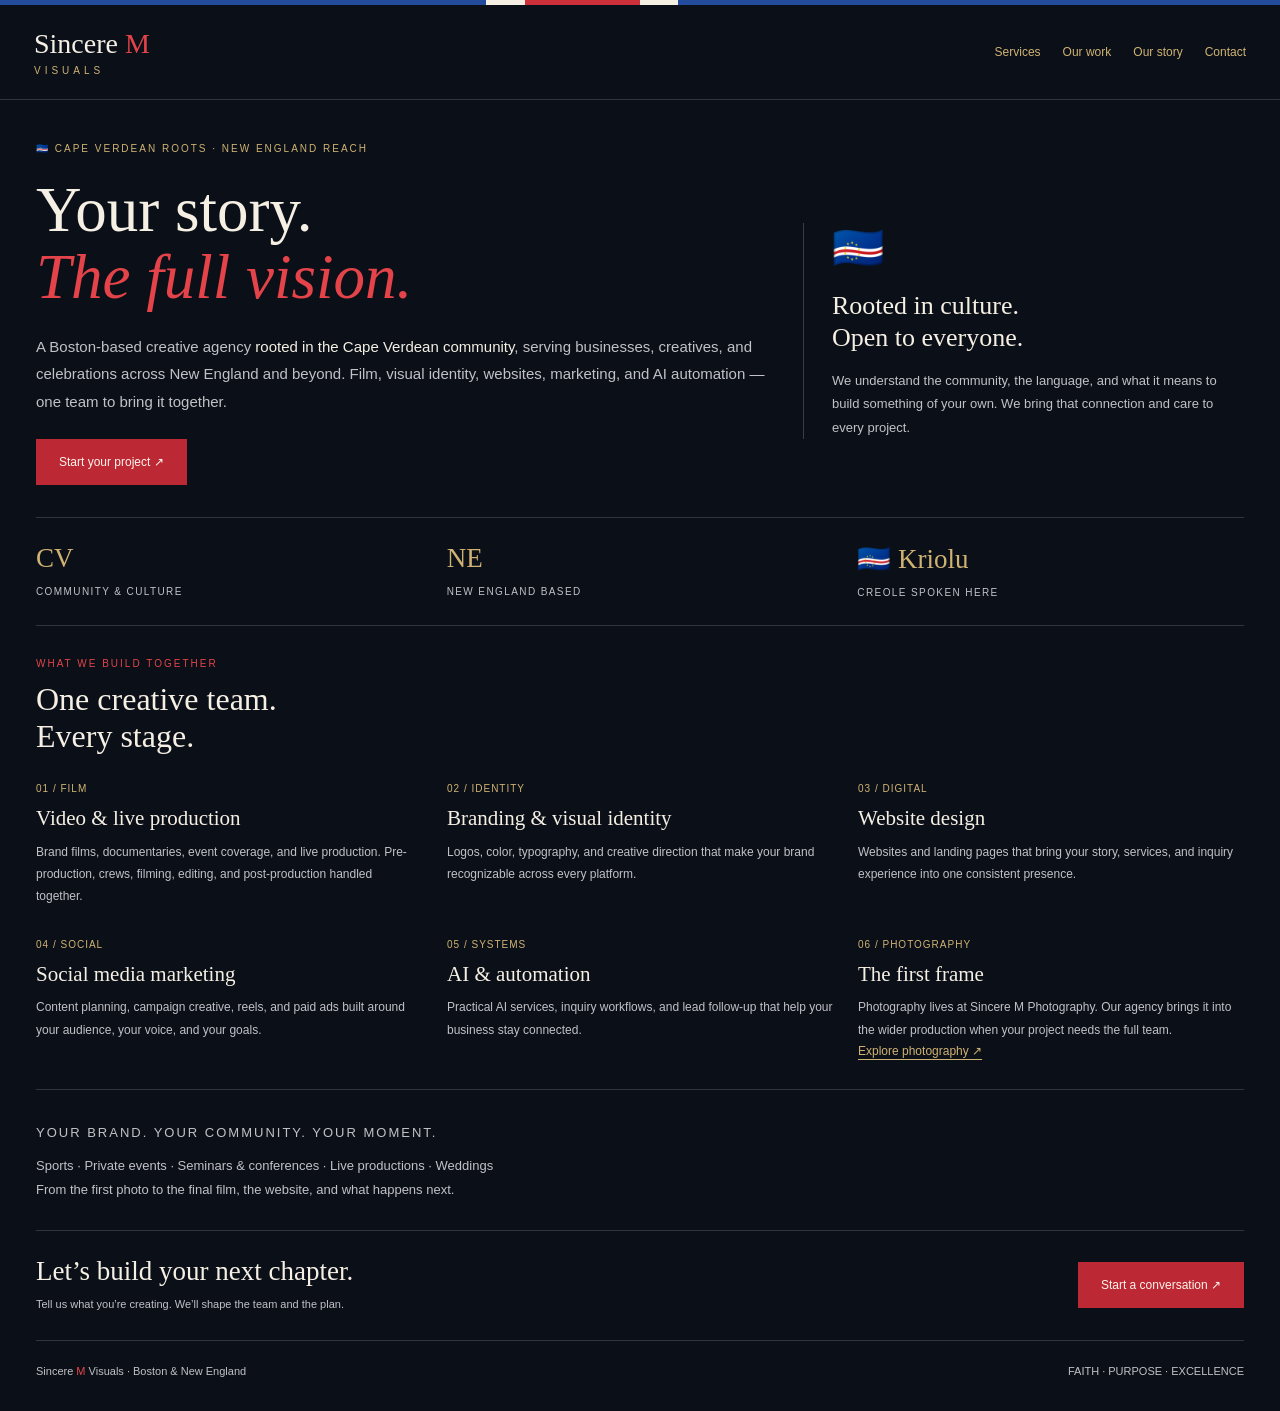
<file: sinceremvisuals/index.html>
<!doctype html>
<html lang="en"><head><meta charset="utf-8"><meta name="viewport" content="width=device-width, initial-scale=1"><style>body{margin:0;background:#0b1018}#cv-agency{max-width:1440px;margin:auto}#cv-agency nav a{text-decoration:none}#cv-agency nav a:hover{text-decoration:underline}</style><title>Boston Creative Agency | Sincere M Visuals</title>
<meta name="description" content="Boston creative agency rooted in the Cape Verdean community. Film, live production, branding, websites, social media marketing and AI automation. Start a project.">
<link rel="canonical" href="http://sinceremvisuals.com/">
<meta property="og:title" content="Boston Creative Agency | Sincere M Visuals">
<meta property="og:description" content="Boston creative agency rooted in the Cape Verdean community. Film, live production, branding, websites, social media marketing and AI automation. Start a project.">
<meta property="og:url" content="http://sinceremvisuals.com/">
<meta property="og:type" content="website">
<meta property="og:site_name" content="Sincere M Visuals">
<meta property="og:image" content="http://sinceremvisuals.com/img/portrait.jpg">
<meta property="og:image:alt" content="Sincere M Visuals creative director with a camera">
<meta property="og:locale" content="en_US">
<meta name="twitter:card" content="summary_large_image">
<meta name="robots" content="index,follow,max-image-preview:large">
<script type="application/ld+json">{"@context":"https://schema.org","@graph":[{"@type":"Organization","@id":"http://sinceremvisuals.com/#organization","name":"Sincere M Visuals","url":"http://sinceremvisuals.com/","description":"Boston creative agency rooted in the Cape Verdean community. Film, live production, branding, websites, social media marketing and AI automation. Start a project.","areaServed":[{"@type":"Place","name":"Boston, Massachusetts"},{"@type":"Place","name":"New England"}]},{"@type":"WebSite","@id":"http://sinceremvisuals.com/#website","url":"http://sinceremvisuals.com/","name":"Sincere M Visuals","publisher":{"@id":"http://sinceremvisuals.com/#organization"}},{"@type":"WebPage","@id":"http://sinceremvisuals.com/#webpage","url":"http://sinceremvisuals.com/","name":"Boston Creative Agency | Sincere M Visuals","description":"Boston creative agency rooted in the Cape Verdean community. Film, live production, branding, websites, social media marketing and AI automation. Start a project.","isPartOf":{"@id":"http://sinceremvisuals.com/#website"}}]}</script>
</head><body>
<style>
#cv-agency{--red:#e34349;--gold:#d0b273;--paper:#f5efe4;--muted:#c1c1c7;background:#0b1018;color:var(--paper);font-family:Arial,sans-serif}#cv-agency *{box-sizing:border-box}#cv-agency .stripe{height:5px;background:linear-gradient(90deg,#234b9b 0 38%,#f5efe4 38% 41%,#ce303b 41% 50%,#f5efe4 50% 53%,#234b9b 53%)}#cv-agency header{padding:23px 34px;display:flex;justify-content:space-between;gap:22px;align-items:center;border-bottom:1px solid #303540;flex-wrap:wrap}#cv-agency .logo{font:28px Georgia,serif}#cv-agency .logo b{color:var(--red);font-weight:400}#cv-agency .logo small{display:block;color:var(--gold);font:10px Arial,sans-serif;letter-spacing:4px;margin-top:5px}#cv-agency nav{display:flex;gap:22px;font-size:12px;color:var(--muted)}#cv-agency main{padding:43px 36px 30px}#cv-agency .kicker{font-size:10px;letter-spacing:2px;color:var(--gold);margin:0 0 23px}#cv-agency .hero{display:grid;grid-template-columns:1.25fr .75fr;gap:32px;align-items:center}#cv-agency h1{font:400 clamp(40px,5.4vw,63px)/1.06 Georgia,serif;margin:0 0 22px}#cv-agency h1 em{color:var(--red)}#cv-agency .lede{font-size:15px;line-height:1.85;color:var(--muted);margin:0 0 23px}#cv-agency .lede strong{color:var(--paper);font-weight:400}#cv-agency a{font-size:12px;color:var(--gold);text-underline-offset:4px}#cv-agency .button{background:#bc2833;color:#fff5ee;padding:16px 23px;display:inline-block;text-decoration:none}#cv-agency .hero-side{border-left:1px solid #3b3d40;padding-left:28px}#cv-agency .flag{font-size:42px;margin-bottom:18px}#cv-agency .hero-side h2{font:400 26px/1.25 Georgia,serif;margin:0 0 14px}#cv-agency .hero-side p{font-size:13px;line-height:1.8;color:var(--muted);margin:0}#cv-agency .identity{display:grid;grid-template-columns:repeat(3,1fr);gap:24px;padding:25px 0;border-top:1px solid #303540;border-bottom:1px solid #303540;margin:32px 0}#cv-agency .identity strong{display:block;font:27px Georgia,serif;color:var(--gold);font-weight:400;margin-bottom:7px}#cv-agency .identity span{font-size:10px;letter-spacing:1.4px;color:var(--muted)}#cv-agency .section-label{font-size:10px;letter-spacing:2px;color:var(--red);margin:0 0 12px}#cv-agency .section-title{font:400 32px/1.15 Georgia,serif;margin:0 0 24px}#cv-agency .services{display:grid;grid-template-columns:repeat(3,minmax(0,1fr));gap:27px 25px}#cv-agency .service .index{font-size:10px;letter-spacing:1px;color:var(--gold)}#cv-agency h3{font:400 21px/1.25 Georgia,serif;margin:9px 0}#cv-agency .service p{font-size:12px;line-height:1.85;color:var(--muted);margin:0}#cv-agency .coverage{border-top:1px solid #303540;margin-top:30px;padding-top:23px}#cv-agency .coverage p{font-size:13px;line-height:1.9;color:var(--muted);margin:8px 0 0}#cv-agency .closing{margin-top:27px;padding:25px 0;border-top:1px solid #303540;display:flex;justify-content:space-between;gap:20px;align-items:center;flex-wrap:wrap}#cv-agency .closing h2{font:400 27px Georgia,serif;margin:0 0 8px}#cv-agency .closing p,#cv-agency footer{font-size:11px;line-height:1.8;color:var(--muted);margin:0}#cv-agency footer{border-top:1px solid #303540;padding-top:21px;display:flex;justify-content:space-between;gap:18px;flex-wrap:wrap}#cv-agency a:focus-visible{outline:2px solid var(--gold);outline-offset:5px}@media(max-width:650px){#cv-agency header{padding:22px}#cv-agency main{padding:30px 24px}#cv-agency nav{gap:14px;flex-wrap:wrap}#cv-agency .hero{grid-template-columns:1fr}#cv-agency .hero-side{padding-left:20px}#cv-agency .services{grid-template-columns:1fr 1fr}#cv-agency .identity{gap:15px}#cv-agency .identity strong{font-size:23px}}@media(max-width:410px){#cv-agency .services{grid-template-columns:1fr}#cv-agency .identity{grid-template-columns:1fr}}
</style>
<div id="cv-agency" aria-label="Sincere M Visuals creative agency">
 <div class="stripe"></div>
 <header><div class="logo">Sincere <b>M</b><small>VISUALS</small></div><nav aria-label="Primary navigation"><a href="services.html">Services</a><a href="work.html">Our work</a><a href="about.html">Our story</a><a href="contact.html">Contact</a></nav></header>
 <main>
  <p class="kicker">🇨🇻 CAPE VERDEAN ROOTS · NEW ENGLAND REACH</p>
  <div class="hero">
   <div><h1>Your story.<br><em>The full vision.</em></h1><p class="lede">A Boston-based creative agency <strong>rooted in the Cape Verdean community</strong>, serving businesses, creatives, and celebrations across New England and beyond. Film, visual identity, websites, marketing, and AI automation — one team to bring it together.</p><a class="button" href="contact.html" >Start your project ↗</a></div>
   <div class="hero-side"><div class="flag" aria-label="Cape Verde flag">🇨🇻</div><h2>Rooted in culture.<br>Open to everyone.</h2><p>We understand the community, the language, and what it means to build something of your own. We bring that connection and care to every project.</p></div>
  </div>
  <div class="identity"><div><strong>CV</strong><span>COMMUNITY &amp; CULTURE</span></div><div><strong>NE</strong><span>NEW ENGLAND BASED</span></div><div><strong>🇨🇻 Kriolu</strong><span>CREOLE SPOKEN HERE</span></div></div>
  <p class="section-label">WHAT WE BUILD TOGETHER</p><h2 class="section-title">One creative team.<br>Every stage.</h2>
  <div class="services">
   <section class="service"><span class="index">01 / FILM</span><h3>Video &amp; live production</h3><p>Brand films, documentaries, event coverage, and live production. Pre-production, crews, filming, editing, and post-production handled together.</p></section>
   <section class="service"><span class="index">02 / IDENTITY</span><h3>Branding &amp; visual identity</h3><p>Logos, color, typography, and creative direction that make your brand recognizable across every platform.</p></section>
   <section class="service"><span class="index">03 / DIGITAL</span><h3>Website design</h3><p>Websites and landing pages that bring your story, services, and inquiry experience into one consistent presence.</p></section>
   <section class="service"><span class="index">04 / SOCIAL</span><h3>Social media marketing</h3><p>Content planning, campaign creative, reels, and paid ads built around your audience, your voice, and your goals.</p></section>
   <section class="service"><span class="index">05 / SYSTEMS</span><h3>AI &amp; automation</h3><p>Practical AI services, inquiry workflows, and lead follow-up that help your business stay connected.</p></section>
   <section class="service"><span class="index">06 / PHOTOGRAPHY</span><h3>The first frame</h3><p>Photography lives at Sincere M Photography. Our agency brings it into the wider production when your project needs the full team.</p><a href="https://www.sinceremphotography.com/" target="_blank" rel="noopener noreferrer">Explore photography ↗</a></section>
  </div>
  <section class="coverage"><p class="section-label">YOUR BRAND. YOUR COMMUNITY. YOUR MOMENT.</p><p>Sports · Private events · Seminars &amp; conferences · Live productions · Weddings<br>From the first photo to the final film, the website, and what happens next.</p></section>
  <div class="closing"><div><h2>Let’s build your next chapter.</h2><p>Tell us what you’re creating. We’ll shape the team and the plan.</p></div><a class="button" href="contact.html" >Start a conversation ↗</a></div>
  <footer><span>Sincere <span style="color:var(--red)">M</span> Visuals · Boston &amp; New England</span><span>FAITH · PURPOSE · EXCELLENCE</span></footer>
 </main>
</div>

</body></html>
</file>
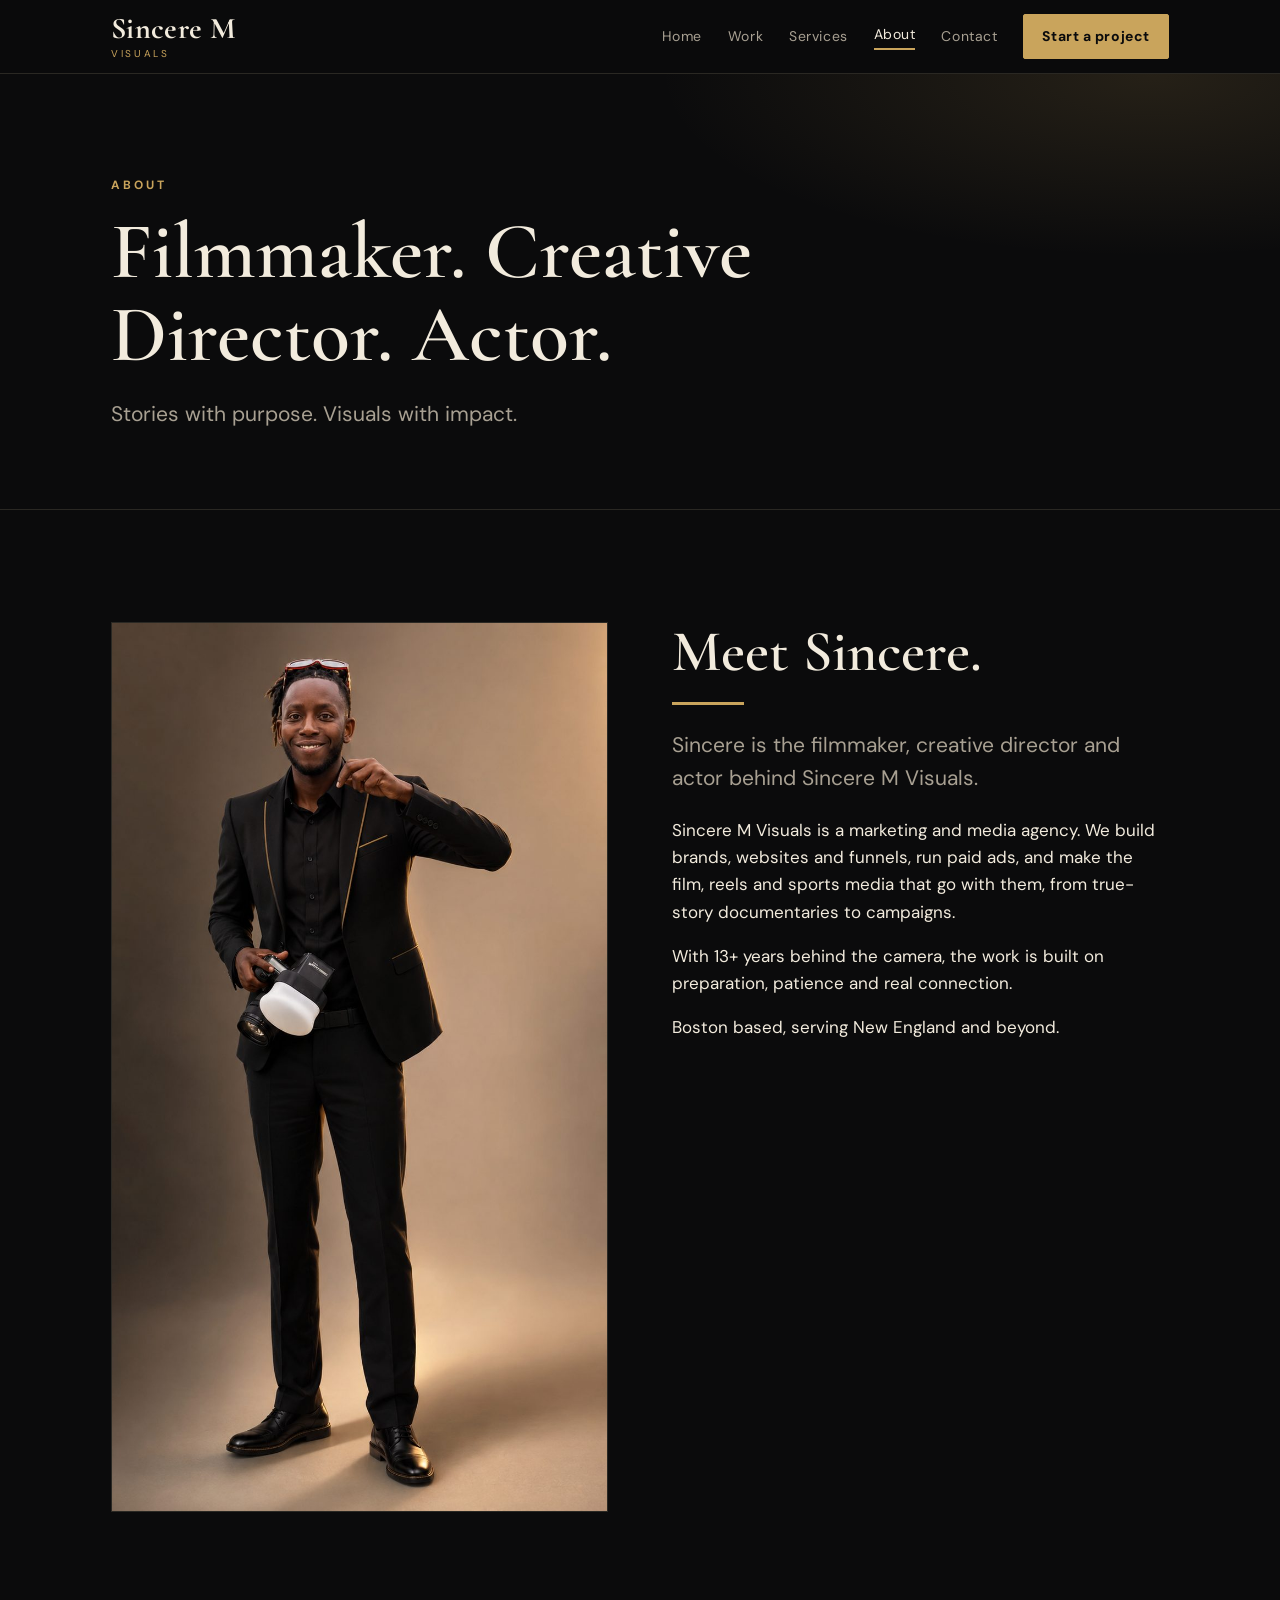
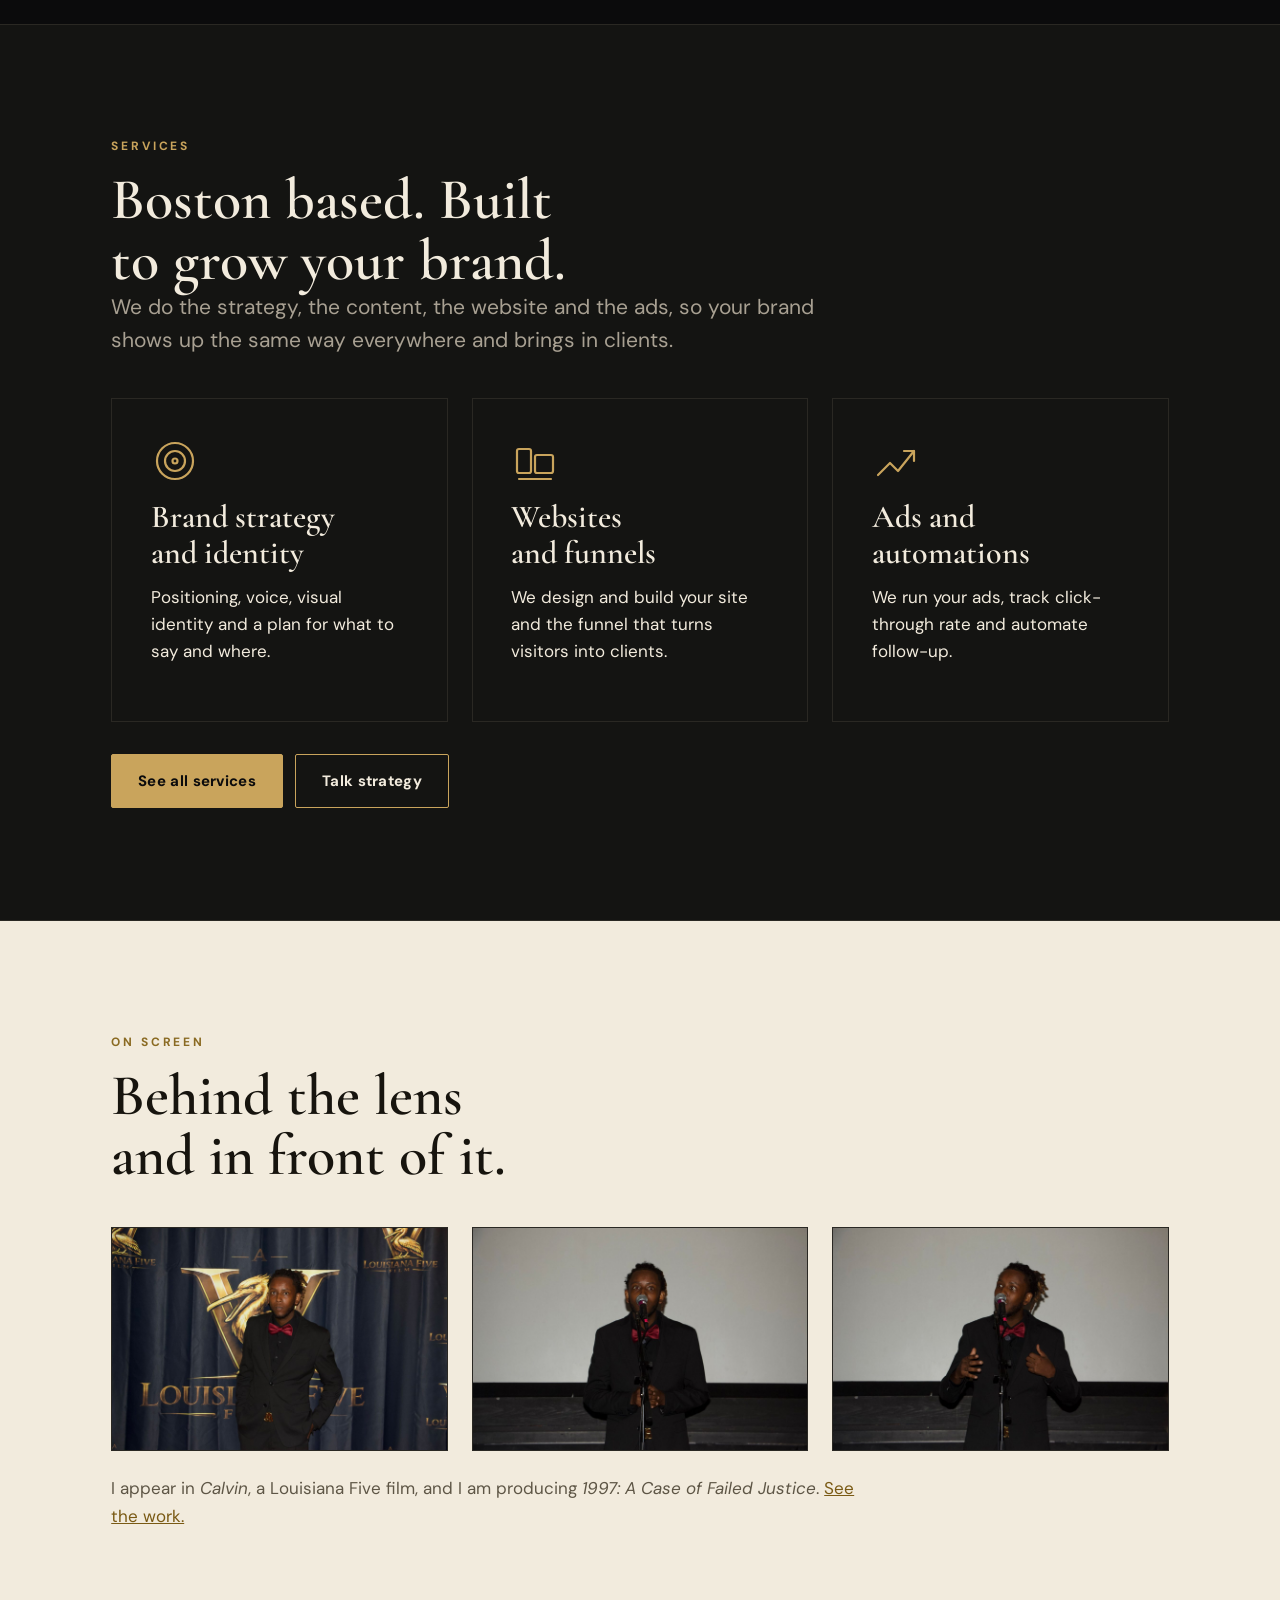
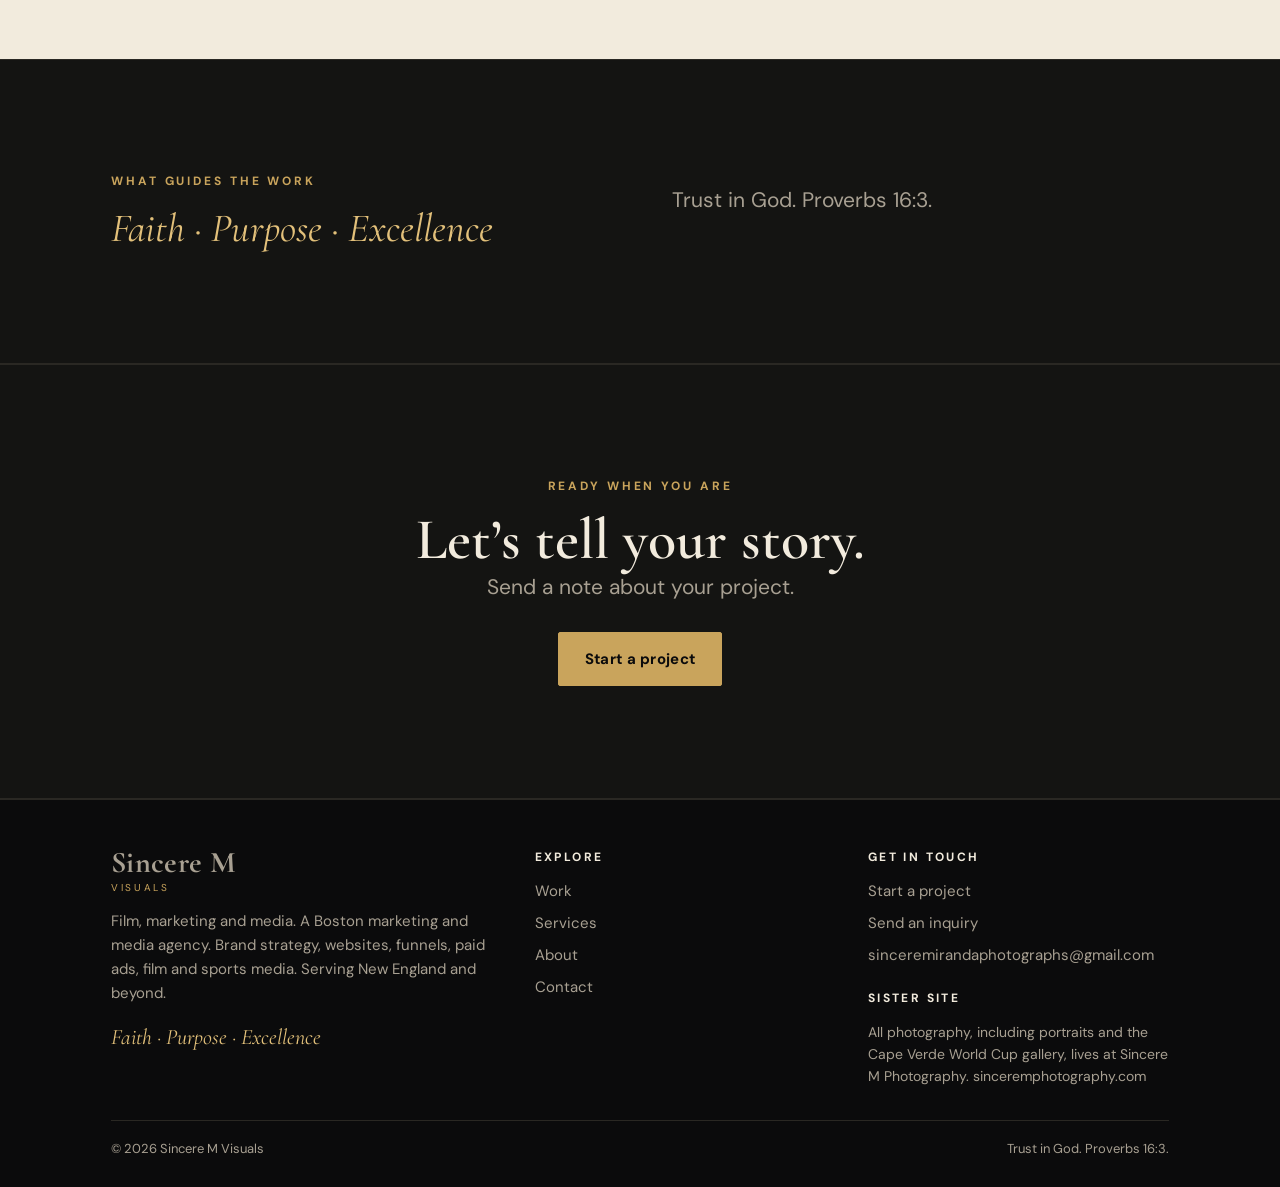
<file: sinceremvisuals/about.html>
<!doctype html>
<html lang="en">
<head>
<meta charset="utf-8">
<meta name="viewport" content="width=device-width,initial-scale=1,viewport-fit=cover">







<meta name="theme-color" content="#0B0B0C">
<link rel="icon" href="img/logo.png">
<link rel="preconnect" href="https://fonts.googleapis.com"><link rel="preconnect" href="https://fonts.gstatic.com" crossorigin><link rel="stylesheet" href="https://fonts.googleapis.com/css2?family=Cormorant+Garamond:ital,wght@0,500;0,600;0,700;1,500;1,600&family=DM+Sans:wght@400;500;700&display=swap">
<link rel="stylesheet" href="css/style.css">
<title>About Our Boston Creative Agency | Sincere M Visuals</title>
<meta name="description" content="Meet the creative behind Sincere M Visuals, a Boston agency rooted in Cape Verdean culture. Explore our approach to film, branding, marketing and storytelling.">
<link rel="canonical" href="http://sinceremvisuals.com/about.html">
<meta property="og:title" content="About Our Boston Creative Agency | Sincere M Visuals">
<meta property="og:description" content="Meet the creative behind Sincere M Visuals, a Boston agency rooted in Cape Verdean culture. Explore our approach to film, branding, marketing and storytelling.">
<meta property="og:url" content="http://sinceremvisuals.com/about.html">
<meta property="og:type" content="website">
<meta property="og:site_name" content="Sincere M Visuals">
<meta property="og:image" content="http://sinceremvisuals.com/img/portrait.jpg">
<meta property="og:image:alt" content="Sincere M Visuals creative director with a camera">
<meta property="og:locale" content="en_US">
<meta name="twitter:card" content="summary_large_image">
<meta name="robots" content="index,follow,max-image-preview:large">
<script type="application/ld+json">{"@context":"https://schema.org","@graph":[{"@type":"Organization","@id":"http://sinceremvisuals.com/#organization","name":"Sincere M Visuals","url":"http://sinceremvisuals.com/","description":"Boston creative agency rooted in the Cape Verdean community. Film, live production, branding, websites, social media marketing and AI automation. Start a project.","areaServed":[{"@type":"Place","name":"Boston, Massachusetts"},{"@type":"Place","name":"New England"}]},{"@type":"WebSite","@id":"http://sinceremvisuals.com/#website","url":"http://sinceremvisuals.com/","name":"Sincere M Visuals","publisher":{"@id":"http://sinceremvisuals.com/#organization"}},{"@type":"WebPage","@id":"http://sinceremvisuals.com/about.html#webpage","url":"http://sinceremvisuals.com/about.html","name":"About Our Boston Creative Agency | Sincere M Visuals","description":"Meet the creative behind Sincere M Visuals, a Boston agency rooted in Cape Verdean culture. Explore our approach to film, branding, marketing and storytelling.","isPartOf":{"@id":"http://sinceremvisuals.com/#website"}}]}</script>
</head>
<body>
<a class="skip" href="#main">Skip to content</a>

<header class="site"><div class="wrap">
  <a class="brand" href="index.html" aria-label="Sincere M Visuals home"><b>Sincere M</b><small>Visuals</small></a>
  <button class="menu-btn" id="menu-btn" type="button" aria-expanded="false" aria-controls="main-nav">Menu</button>
  <nav class="main" id="main-nav" aria-label="Primary"><a href="index.html">Home</a><a href="work.html">Work</a><a href="services.html">Services</a><a href="about.html" aria-current="page">About</a><a href="contact.html">Contact</a><a class="btn small nav-cta" href="contact.html" style="color:#0B0B0C">Start a project</a></nav>
</div></header>
<main id="main">

<section class="pagehead"><div class="wrap"><p class="eyebrow">About</p><h1>Filmmaker. Creative Director. Actor.</h1><p class="lede" style="margin-top:22px">Stories with purpose. Visuals with impact.</p></div></section>
<section class="band"><div class="wrap split top">
  <div class="photo"><img src="img/portrait.jpg" alt="Sincere M in a black suit holding a camera with a flash" loading="eager"></div>
  <div><h2>Meet Sincere.</h2><hr class="rule">
    <p class="lede">Sincere is the filmmaker, creative director and actor behind Sincere M Visuals.</p>
    <p>Sincere M Visuals is a marketing and media agency. We build brands, websites and funnels, run paid ads, and make the film, reels and sports media that go with them, from true-story documentaries to campaigns.</p>
    <p>With 13+ years behind the camera, the work is built on preparation, patience and real connection.</p>
    <p>Boston based, serving New England and beyond.</p></div>
</div></section>
<section class="band alt" id="about-services"><div class="wrap">
  <div class="band-head"><p class="eyebrow">Services</p><h2>Boston based. Built to grow your brand.</h2>
    <p class="lede">We do the strategy, the content, the website and the ads, so your brand shows up the same way everywhere and brings in clients.</p></div>
  <div class="grid g3 pop">
    <article class="door"><span class="ico" aria-hidden="true"><svg viewBox="0 0 48 48"><circle cx="24" cy="24" r="18"/><circle cx="24" cy="24" r="10"/><circle cx="24" cy="24" r="2.5"/></svg></span><h3>Brand strategy and identity</h3><p>Positioning, voice, visual identity and a plan for what to say and where.</p></article>
    <article class="door"><span class="ico" aria-hidden="true"><svg viewBox="0 0 48 48"><rect x="6" y="12" width="14" height="24" rx="2"/><rect x="24" y="18" width="18" height="18" rx="2"/><path d="M8 42h32"/></svg></span><h3>Websites and funnels</h3><p>We design and build your site and the funnel that turns visitors into clients.</p></article>
    <article class="door"><span class="ico" aria-hidden="true"><svg viewBox="0 0 48 48"><path d="M6 38 18 26l8 8 16-20"/><path d="M32 14h10v10"/></svg></span><h3>Ads and automations</h3><p>We run your ads, track click-through rate and automate follow-up.</p></article>
  </div>
  <div class="row" style="margin-top:32px"><a class="btn" href="services.html">See all services</a><a class="btn ghost" href="contact.html?topic=Brand+strategy">Talk strategy</a></div>
</div></section>
<section class="band paper"><div class="wrap">
  <div class="band-head"><p class="eyebrow">On screen</p><h2>Behind the lens and in front of it.</h2></div>
  <div class="grid g3">
    <figure class="photo" style="margin:0"><img src="img/premiere-backdrop.jpg" alt="Sincere M at the Calvin premiere" loading="lazy"></figure>
    <figure class="photo" style="margin:0"><img src="img/premiere-mic1.jpg" alt="Sincere M speaking at the Calvin premiere" loading="lazy"></figure>
    <figure class="photo" style="margin:0"><img src="img/premiere-mic2.jpg" alt="Sincere M addressing the audience at the Calvin premiere" loading="lazy"></figure>
  </div>
  <p style="margin-top:24px">I appear in <i>Calvin</i>, a Louisiana Five film, and I am producing <i>1997: A Case of Failed Justice</i>. <a href="work.html#calvin">See the work.</a></p>
</div></section>
<section class="band alt"><div class="wrap split">
  <div><p class="eyebrow">What guides the work</p><p class="quote">Faith · Purpose · Excellence</p></div>
  <div><p class="lede">Trust in God. Proverbs 16:3.</p></div>
</div></section>
<section class="band alt cta"><div class="wrap">
  <p class="eyebrow">Ready when you are</p><h2>Let’s tell your story.</h2><p class="lede" style="margin-inline:auto">Send a note about your project.</p>
  <div class="row"><a class="btn" href="contact.html">Start a project</a></div>
</div></section>
</main>
<footer class="site"><div class="wrap">
  <div class="cols">
    <div><a class="brand" href="index.html"><b>Sincere M</b><small>Visuals</small></a>
      <p style="margin-top:16px">Film, marketing and media. A Boston marketing and media agency. Brand strategy, websites, funnels, paid ads, film and sports media. Serving New England and beyond.</p>
      <p class="faith">Faith · Purpose · Excellence</p></div>
    <div><h4>Explore</h4><ul><li><a href="work.html">Work</a></li><li><a href="services.html">Services</a></li><li><a href="about.html">About</a></li><li><a href="contact.html">Contact</a></li></ul></div>
    <div><h4>Get in touch</h4><ul><li><a href="contact.html">Start a project</a></li><li><a href="contact.html">Send an inquiry</a></li><li>sinceremirandaphotographs@gmail.com</li></ul>
      <h4 style="margin-top:22px">Sister site</h4><p style="font-size:14px;margin:0">All photography, including portraits and the Cape Verde World Cup gallery, lives at Sincere M Photography. <a href="https://www.sinceremphotography.com" target="_blank" rel="noopener">sinceremphotography.com</a></p></div>
  </div>
  <div class="legal"><span>© <span data-year>2026</span> Sincere M Visuals</span><span>Trust in God. Proverbs 16:3.</span></div>
</div></footer>
<script>window.SITE={email:"sinceremirandaphotographs@gmail.com",formEndpoint:""};</script>
<script src="js/site.js"></script>

</body>
</html>
</file>
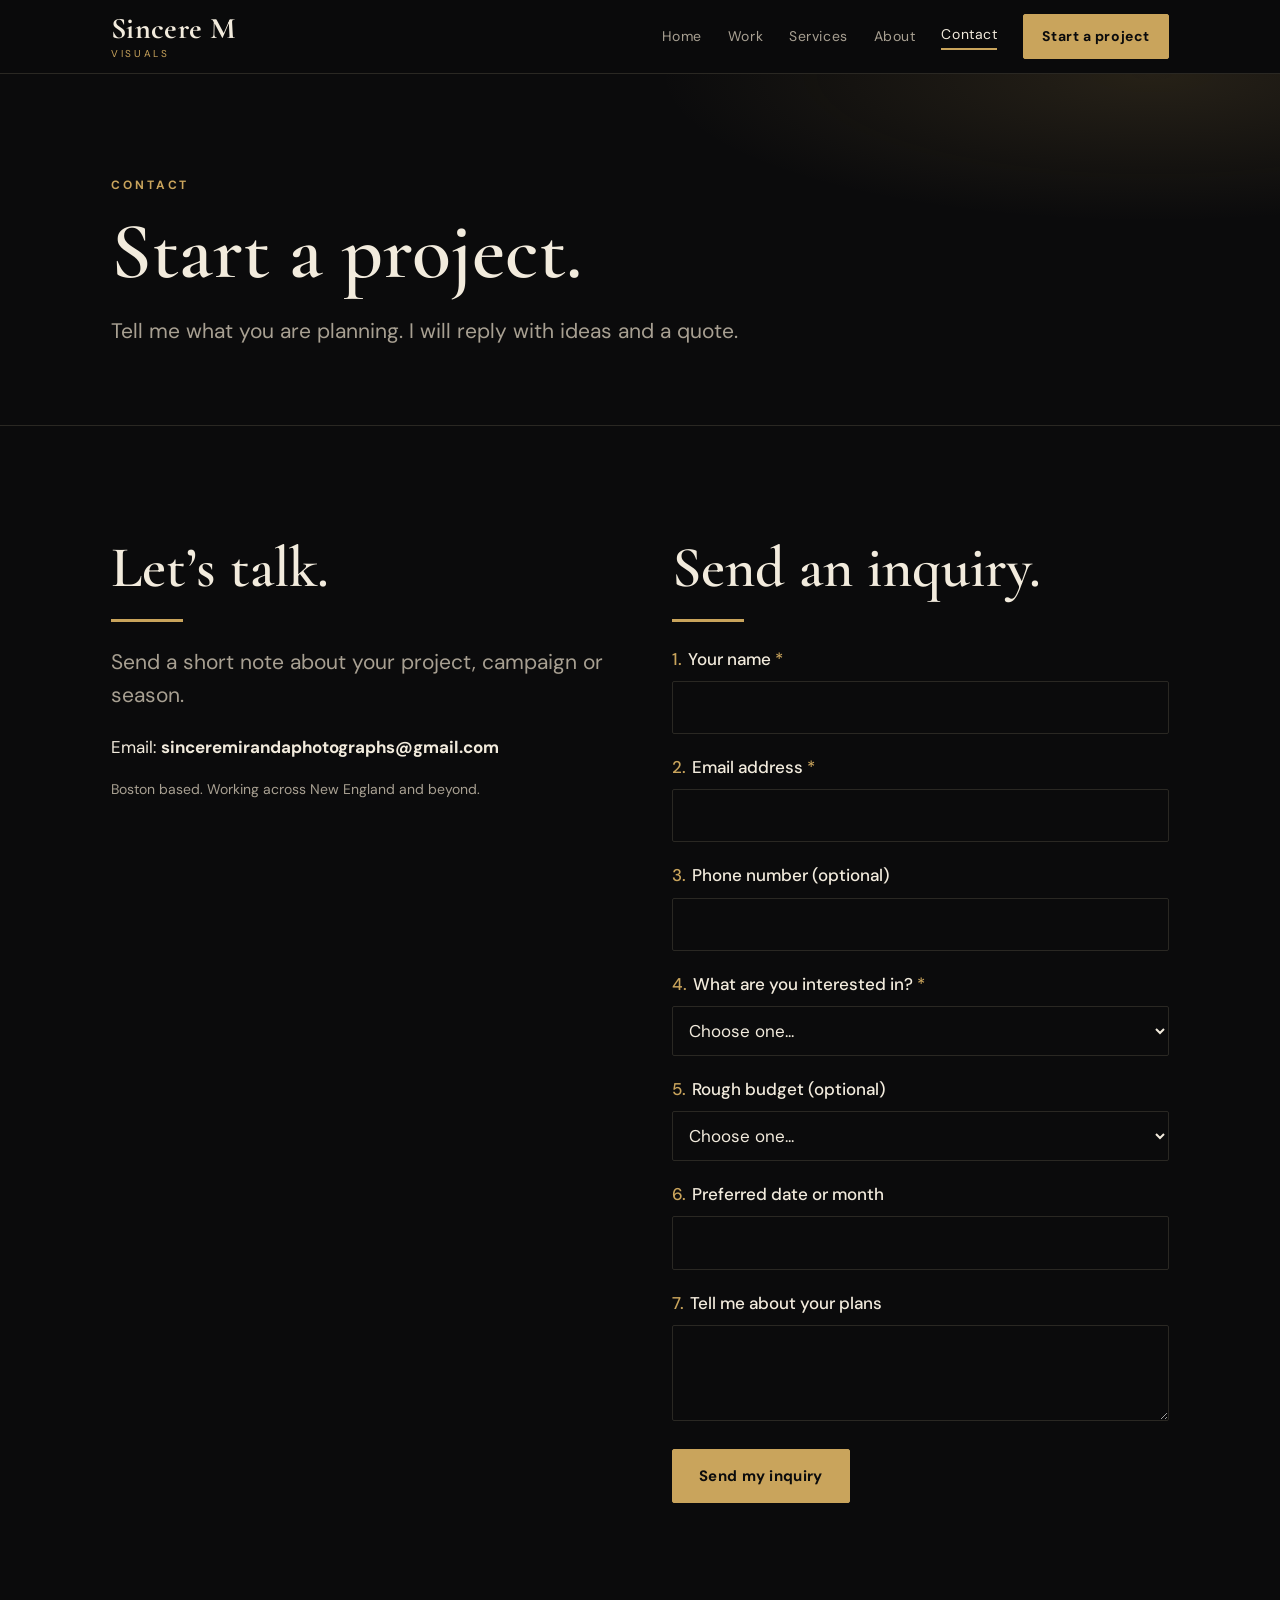
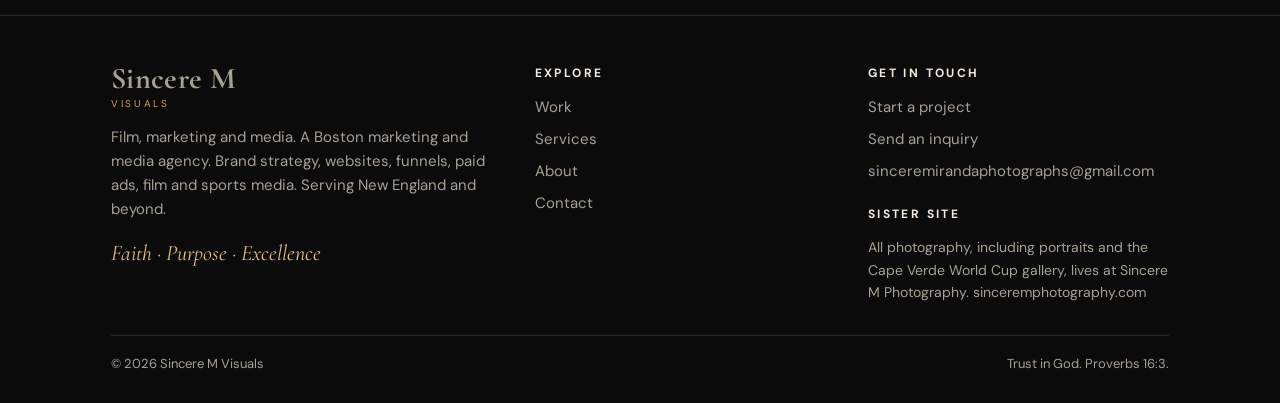
<file: sinceremvisuals/contact.html>
<!doctype html>
<html lang="en">
<head>
<meta charset="utf-8">
<meta name="viewport" content="width=device-width,initial-scale=1,viewport-fit=cover">







<meta name="theme-color" content="#0B0B0C">
<link rel="icon" href="img/logo.png">
<link rel="preconnect" href="https://fonts.googleapis.com"><link rel="preconnect" href="https://fonts.gstatic.com" crossorigin><link rel="stylesheet" href="https://fonts.googleapis.com/css2?family=Cormorant+Garamond:ital,wght@0,500;0,600;0,700;1,500;1,600&family=DM+Sans:wght@400;500;700&display=swap">
<link rel="stylesheet" href="css/style.css">
<title>Start a Creative Project in Boston | Sincere M Visuals</title>
<meta name="description" content="Planning a film, live event, website, brand identity or marketing campaign? Tell Sincere M Visuals about your project in Boston or New England. Get in touch.">
<link rel="canonical" href="http://sinceremvisuals.com/contact.html">
<meta property="og:title" content="Start a Creative Project in Boston | Sincere M Visuals">
<meta property="og:description" content="Planning a film, live event, website, brand identity or marketing campaign? Tell Sincere M Visuals about your project in Boston or New England. Get in touch.">
<meta property="og:url" content="http://sinceremvisuals.com/contact.html">
<meta property="og:type" content="website">
<meta property="og:site_name" content="Sincere M Visuals">
<meta property="og:image" content="http://sinceremvisuals.com/img/portrait.jpg">
<meta property="og:image:alt" content="Sincere M Visuals creative director with a camera">
<meta property="og:locale" content="en_US">
<meta name="twitter:card" content="summary_large_image">
<meta name="robots" content="index,follow,max-image-preview:large">
<script type="application/ld+json">{"@context":"https://schema.org","@graph":[{"@type":"Organization","@id":"http://sinceremvisuals.com/#organization","name":"Sincere M Visuals","url":"http://sinceremvisuals.com/","description":"Boston creative agency rooted in the Cape Verdean community. Film, live production, branding, websites, social media marketing and AI automation. Start a project.","areaServed":[{"@type":"Place","name":"Boston, Massachusetts"},{"@type":"Place","name":"New England"}]},{"@type":"WebSite","@id":"http://sinceremvisuals.com/#website","url":"http://sinceremvisuals.com/","name":"Sincere M Visuals","publisher":{"@id":"http://sinceremvisuals.com/#organization"}},{"@type":"WebPage","@id":"http://sinceremvisuals.com/contact.html#webpage","url":"http://sinceremvisuals.com/contact.html","name":"Start a Creative Project in Boston | Sincere M Visuals","description":"Planning a film, live event, website, brand identity or marketing campaign? Tell Sincere M Visuals about your project in Boston or New England. Get in touch.","isPartOf":{"@id":"http://sinceremvisuals.com/#website"}}]}</script>
</head>
<body>
<a class="skip" href="#main">Skip to content</a>

<header class="site"><div class="wrap">
  <a class="brand" href="index.html" aria-label="Sincere M Visuals home"><b>Sincere M</b><small>Visuals</small></a>
  <button class="menu-btn" id="menu-btn" type="button" aria-expanded="false" aria-controls="main-nav">Menu</button>
  <nav class="main" id="main-nav" aria-label="Primary"><a href="index.html">Home</a><a href="work.html">Work</a><a href="services.html">Services</a><a href="about.html">About</a><a href="contact.html" aria-current="page">Contact</a><a class="btn small nav-cta" href="contact.html" style="color:#0B0B0C">Start a project</a></nav>
</div></header>
<main id="main">

<section class="pagehead"><div class="wrap"><p class="eyebrow">Contact</p><h1>Start a project.</h1><p class="lede" style="margin-top:22px">Tell me what you are planning. I will reply with ideas and a quote.</p></div></section>
<section class="band"><div class="wrap split top">
  <div><h2>Let’s talk.</h2><hr class="rule"><p class="lede">Send a short note about your project, campaign or season.</p>
    <p style="margin-top:12px">Email: <b style="color:var(--ink)">sinceremirandaphotographs@gmail.com</b></p>
    <p class="fine">Boston based. Working across New England and beyond.</p></div>
  <div><h2>Send an inquiry.</h2><hr class="rule">
<form class="f" id="contact" data-form="contact" data-subject="Website inquiry" novalidate style="grid-template-columns:minmax(0,1fr)">
 <div class="col">
  <div class="q"><label for="q1"><span class="n">1.</span>Your name <span class="req" aria-hidden="true">*</span></label><input type="text" id="q1" name="Your name" required autocomplete="name"></div>
  <div class="q"><label for="q2"><span class="n">2.</span>Email address <span class="req" aria-hidden="true">*</span></label><input type="email" id="q2" name="Email address" required autocomplete="email"></div>
  <div class="q"><label for="q3"><span class="n">3.</span>Phone number (optional)</label><input type="tel" id="q3" name="Phone number (optional)" autocomplete="tel"></div>
  <div class="q"><label for="q4"><span class="n">4.</span>What are you interested in? <span class="req" aria-hidden="true">*</span></label><select id="q4" required><option value="">Choose one...</option><option>Brand film</option><option>Short-form content</option><option>Documentary</option><option>Brand strategy</option><option>Website</option><option>Funnels and automations</option><option>Paid ads</option><option>Sports media</option><option>Campaign content</option><option>Real estate</option><option>Monthly retainer</option><option>Creative direction</option><option>Something else</option></select></div>
  <div class="q"><label for="q5"><span class="n">5.</span>Rough budget (optional)</label><select id="q5"><option value="">Choose one...</option><option>Under $1,000</option><option>$1,000 - $2,500</option><option>$2,500 - $5,000</option><option>$5,000 or more</option><option>Not sure yet</option></select></div>
  <div class="q"><label for="q6"><span class="n">6.</span>Preferred date or month</label><input type="text" id="q6" name="Preferred date or month"></div>
  <div class="q"><label for="q7"><span class="n">7.</span>Tell me about your plans</label><textarea id="q7" name="Tell me about your plans"></textarea></div>
 </div>
 <div class="submit"><button class="btn" type="submit">Send my inquiry</button><p class="err" role="alert" hidden></p></div>
</form><section class="done" data-done="contact" hidden aria-live="polite">
  <div data-thanks hidden><h2>Thank you.</h2><p>Your inquiry is in. I will reply by email soon. This inquiry does not reserve a date.</p></div>
  <div data-manual hidden style="display:grid;gap:14px"><h2>Your inquiry is ready to send</h2>
    <p class="hint" style="margin:0">Copy your answers and email them to <b style="color:var(--ink)">sinceremirandaphotographs@gmail.com</b>.</p>
    <pre data-sum></pre>
    <div class="row"><button class="btn" type="button" data-copy>Copy my answers</button><a class="btn ghost" data-mail href="#">Open in email</a><button class="btn ghost" type="button" data-edit>Edit answers</button></div></div>
</section></div>
</div></section></main>
<footer class="site"><div class="wrap">
  <div class="cols">
    <div><a class="brand" href="index.html"><b>Sincere M</b><small>Visuals</small></a>
      <p style="margin-top:16px">Film, marketing and media. A Boston marketing and media agency. Brand strategy, websites, funnels, paid ads, film and sports media. Serving New England and beyond.</p>
      <p class="faith">Faith · Purpose · Excellence</p></div>
    <div><h4>Explore</h4><ul><li><a href="work.html">Work</a></li><li><a href="services.html">Services</a></li><li><a href="about.html">About</a></li><li><a href="contact.html">Contact</a></li></ul></div>
    <div><h4>Get in touch</h4><ul><li><a href="contact.html">Start a project</a></li><li><a href="contact.html">Send an inquiry</a></li><li>sinceremirandaphotographs@gmail.com</li></ul>
      <h4 style="margin-top:22px">Sister site</h4><p style="font-size:14px;margin:0">All photography, including portraits and the Cape Verde World Cup gallery, lives at Sincere M Photography. <a href="https://www.sinceremphotography.com" target="_blank" rel="noopener">sinceremphotography.com</a></p></div>
  </div>
  <div class="legal"><span>© <span data-year>2026</span> Sincere M Visuals</span><span>Trust in God. Proverbs 16:3.</span></div>
</div></footer>
<script>window.SITE={email:"sinceremirandaphotographs@gmail.com",formEndpoint:""};</script>
<script src="js/site.js"></script>
<script>(function(){var t=new URLSearchParams(location.search).get("topic"),s=document.getElementById("q4");if(t&&s){for(var i=0;i<s.options.length;i++){if(s.options[i].text===t){s.selectedIndex=i}}}})();</script>
</body>
</html>
</file>
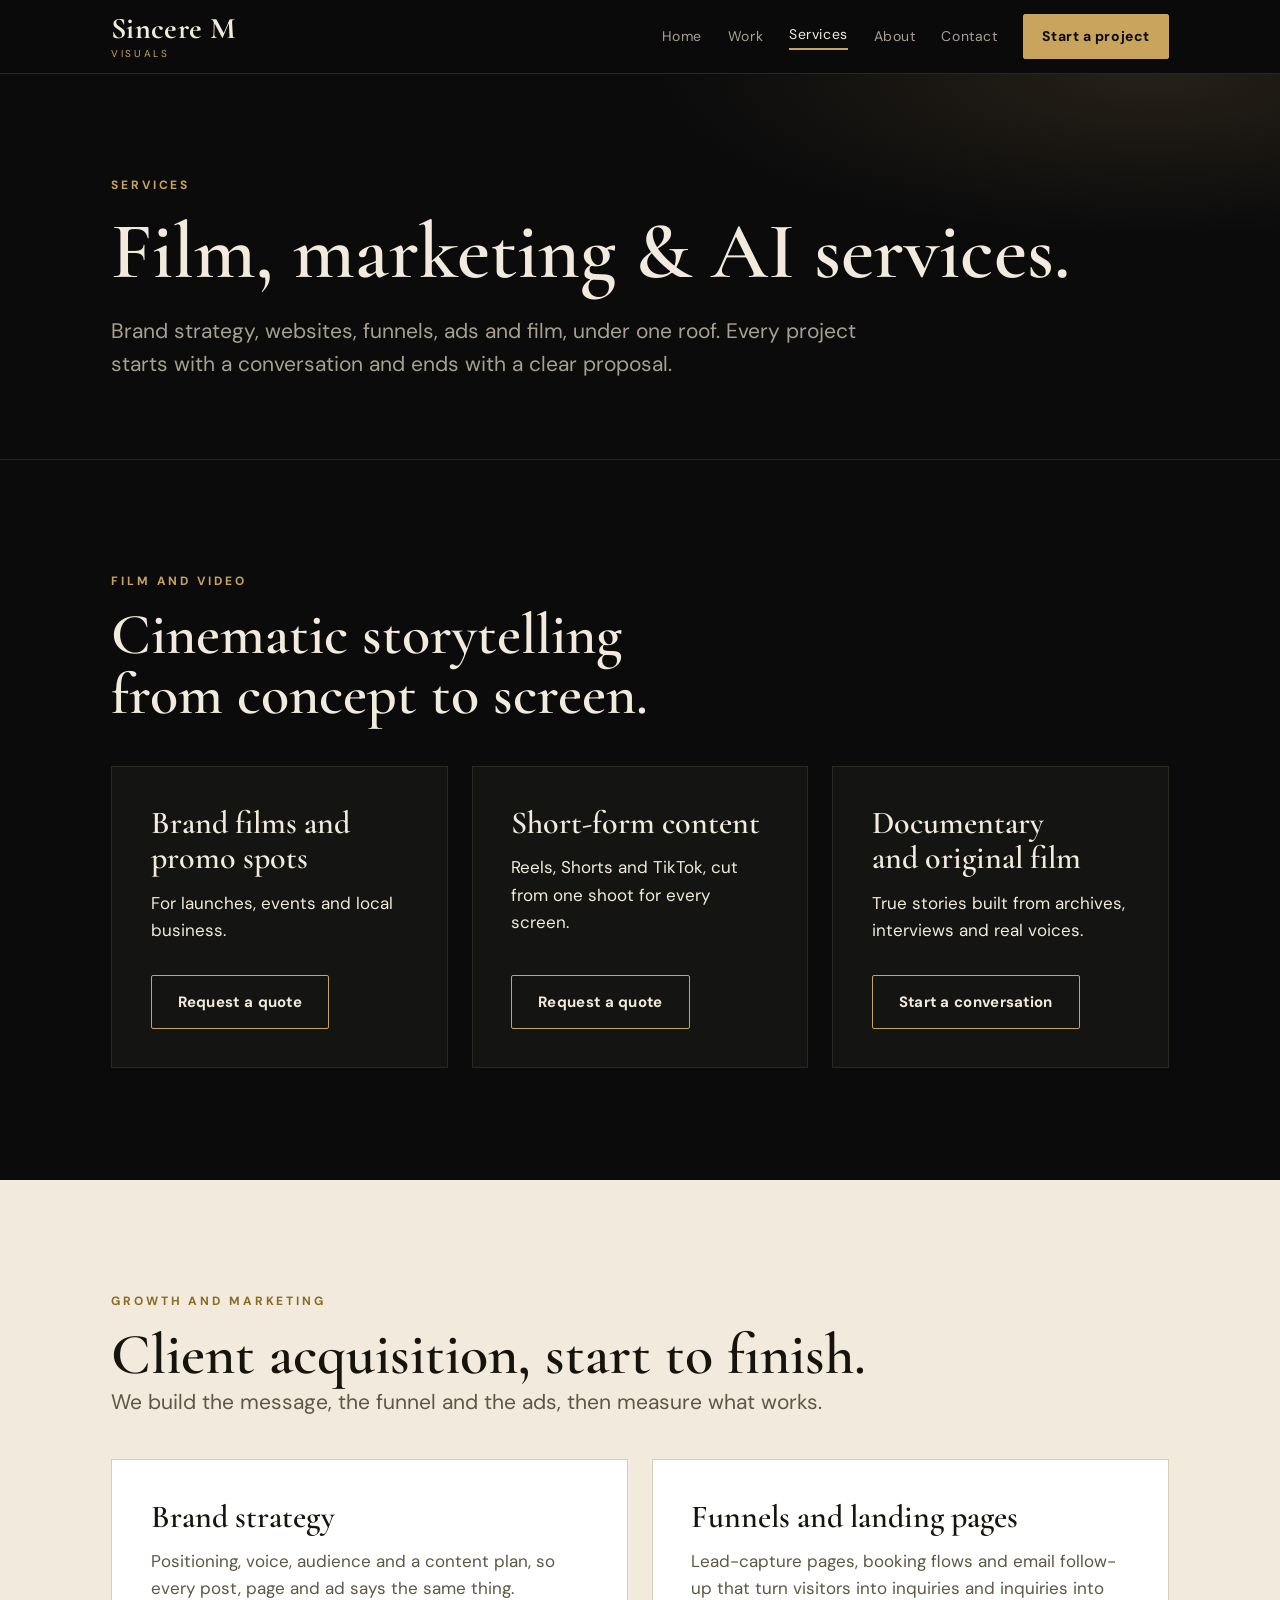
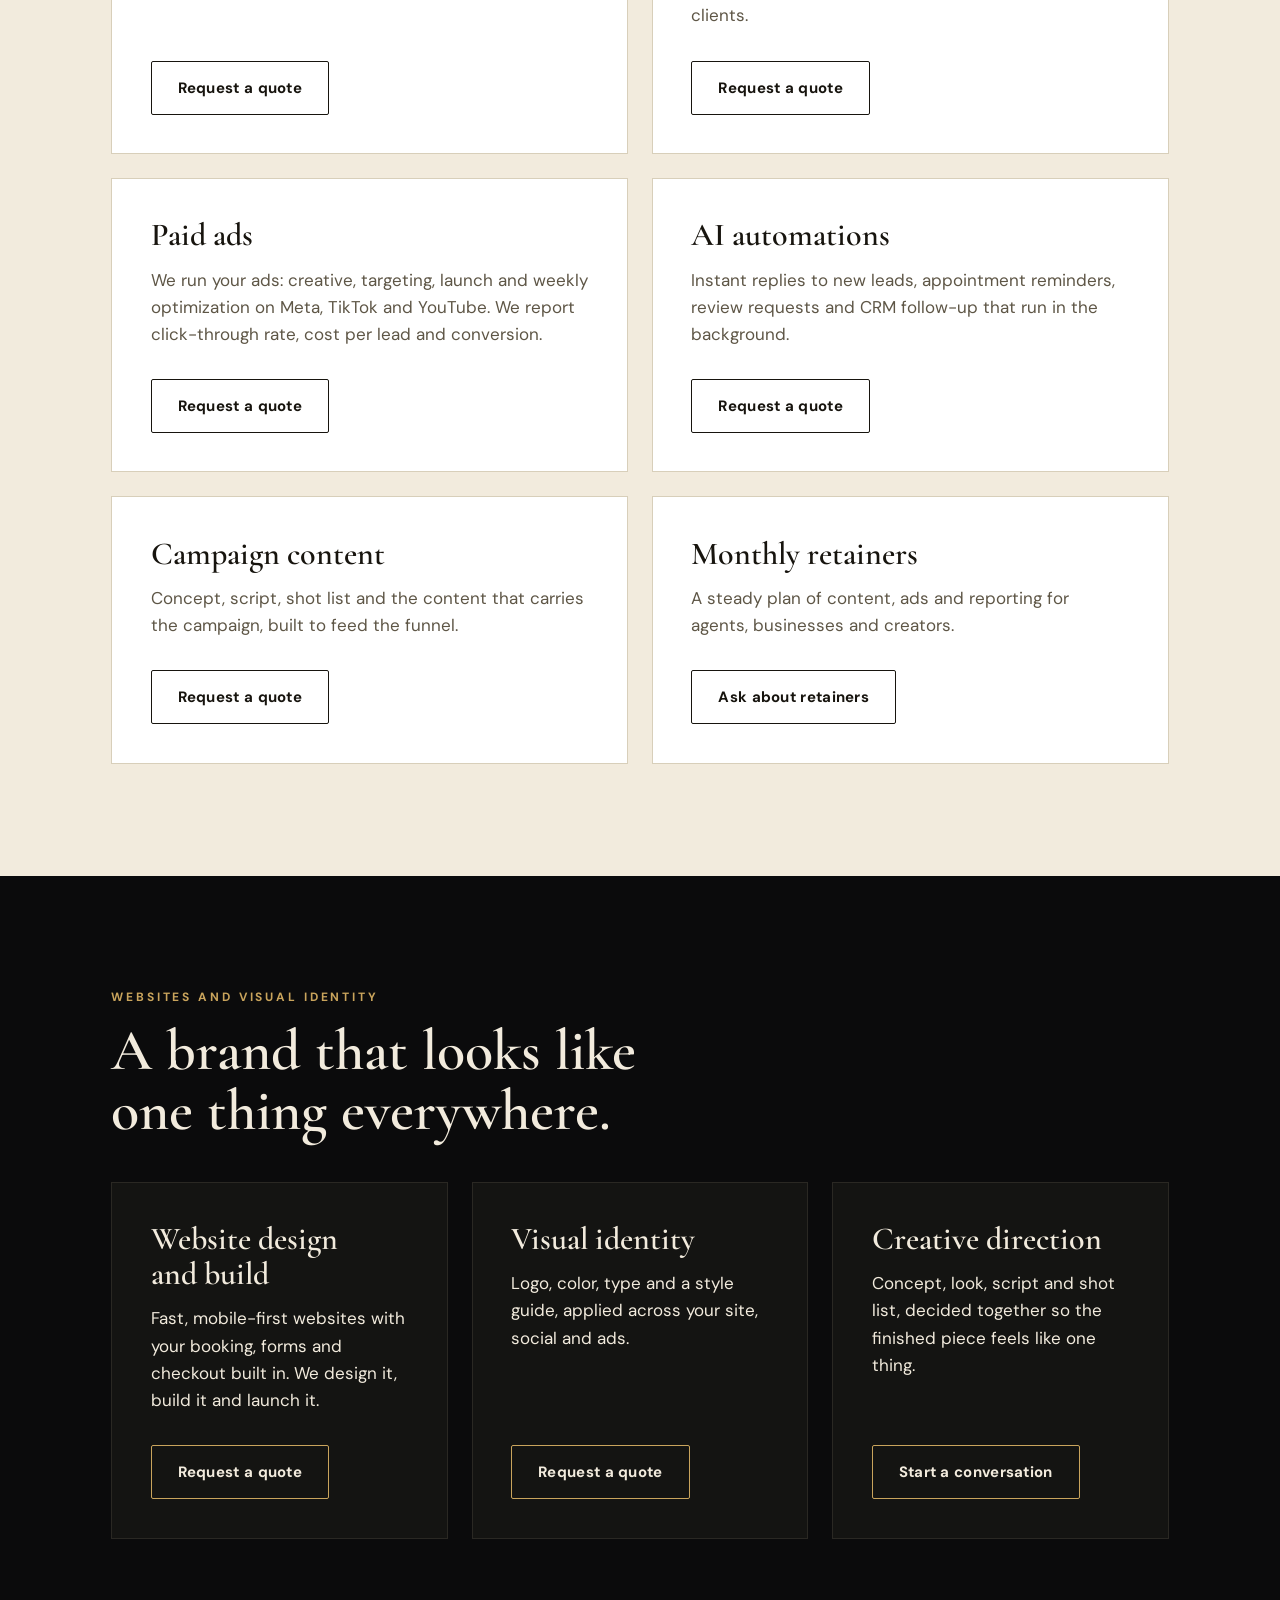
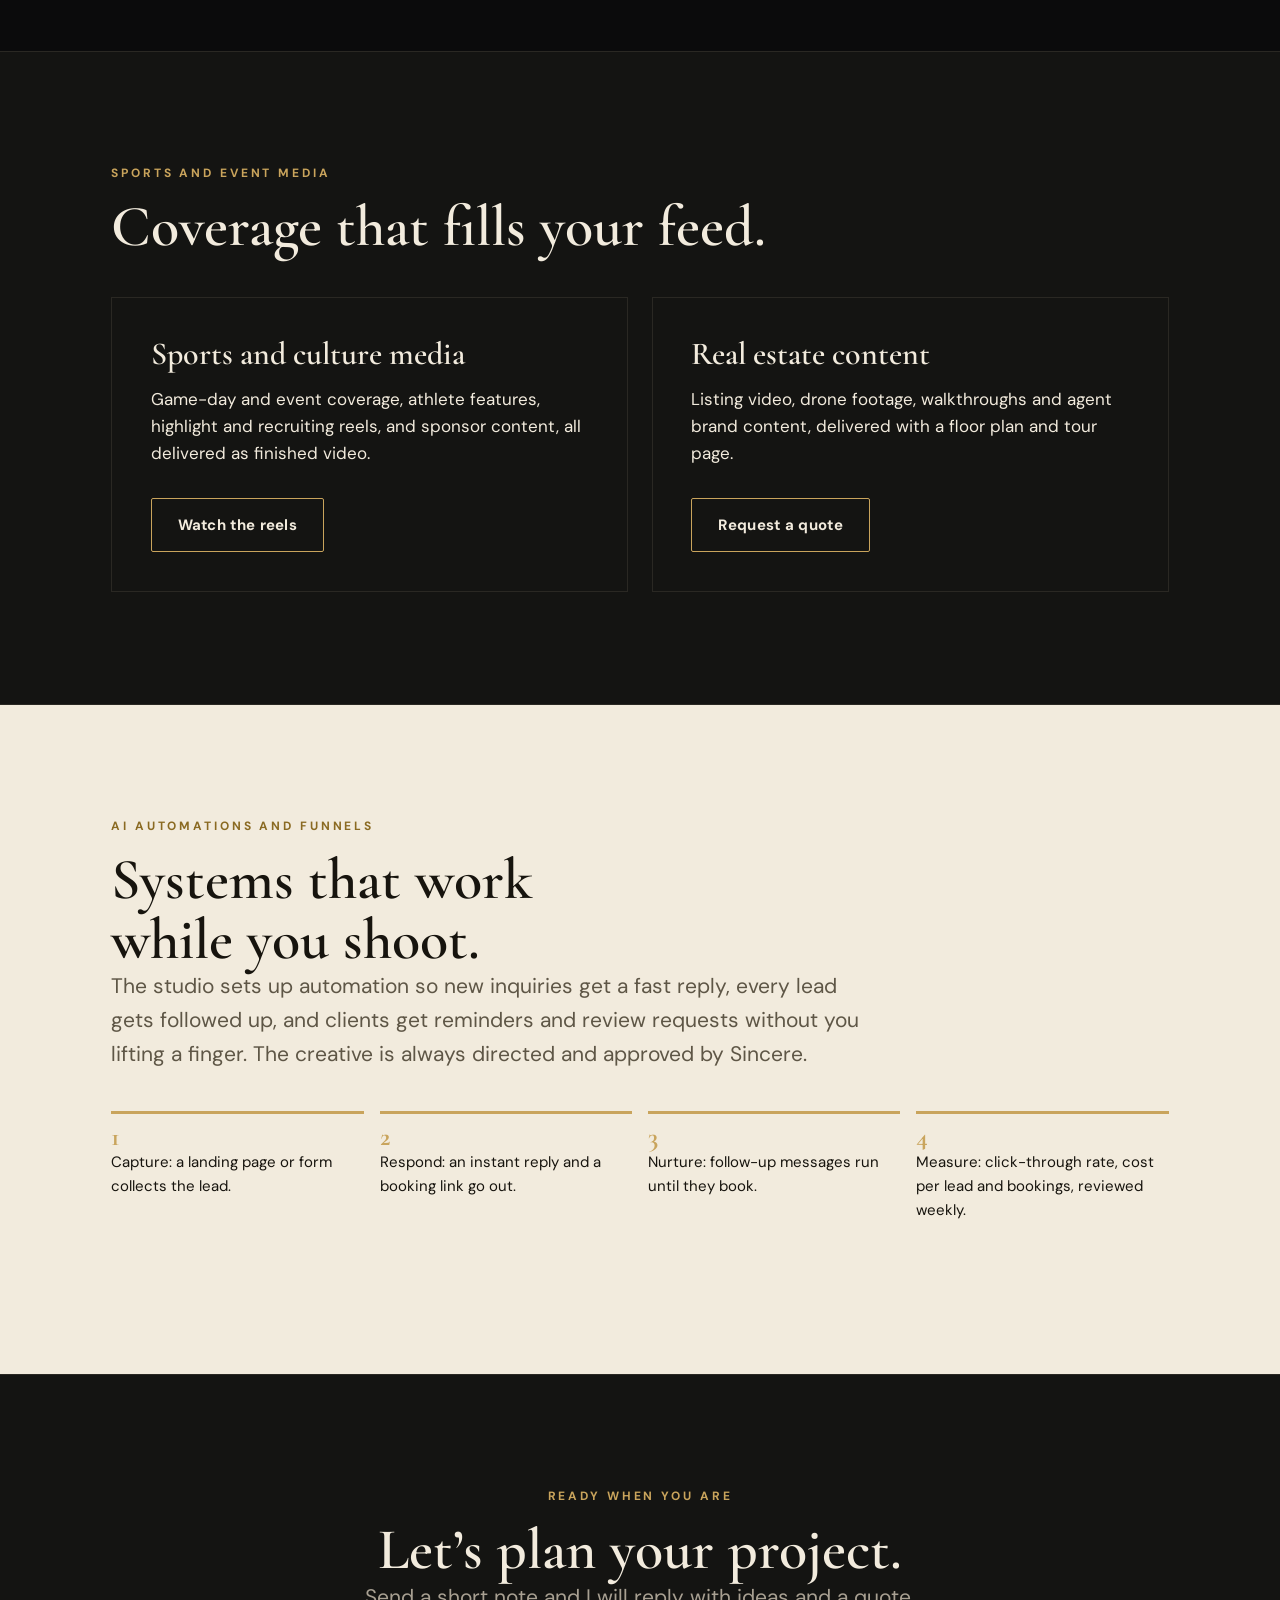
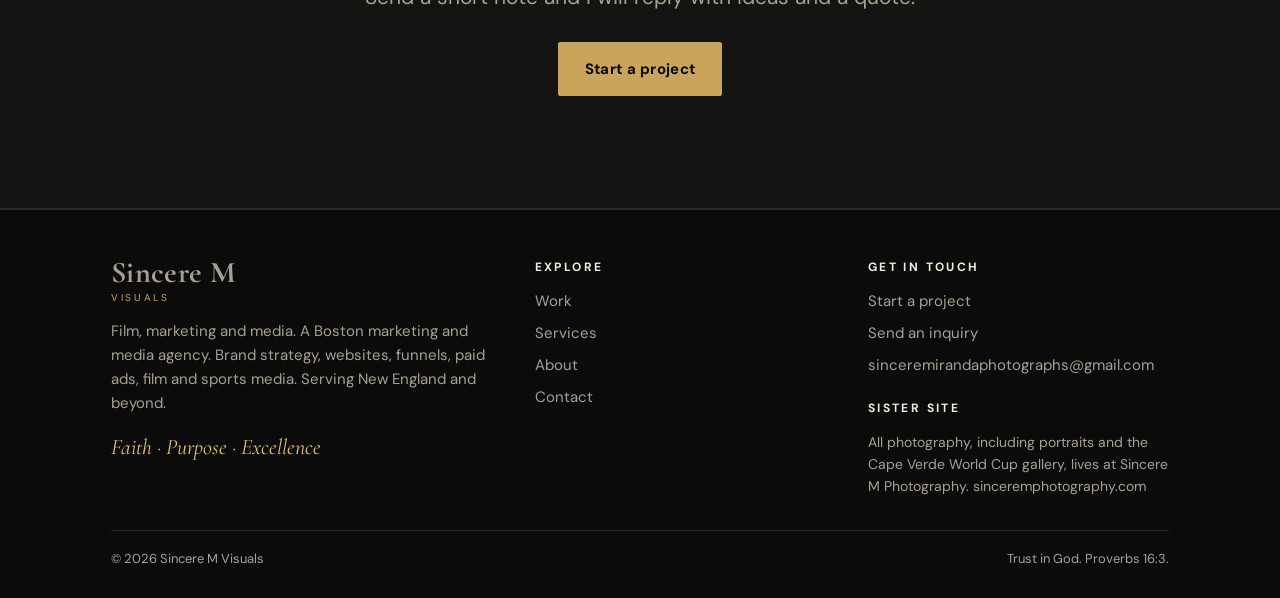
<file: sinceremvisuals/services.html>
<!doctype html>
<html lang="en">
<head>
<meta charset="utf-8">
<meta name="viewport" content="width=device-width,initial-scale=1,viewport-fit=cover">







<meta name="theme-color" content="#0B0B0C">
<link rel="icon" href="img/logo.png">
<link rel="preconnect" href="https://fonts.googleapis.com"><link rel="preconnect" href="https://fonts.gstatic.com" crossorigin><link rel="stylesheet" href="https://fonts.googleapis.com/css2?family=Cormorant+Garamond:ital,wght@0,500;0,600;0,700;1,500;1,600&family=DM+Sans:wght@400;500;700&display=swap">
<link rel="stylesheet" href="css/style.css">
<title>Film, Marketing &amp; AI Services | Sincere M Visuals</title>
<meta name="description" content="Explore Boston video production, branding, website design, social media marketing and AI automation. Sincere M Visuals serves New England. Start a project.">
<link rel="canonical" href="http://sinceremvisuals.com/services.html">
<meta property="og:title" content="Film, Marketing &amp; AI Services | Sincere M Visuals">
<meta property="og:description" content="Explore Boston video production, branding, website design, social media marketing and AI automation. Sincere M Visuals serves New England. Start a project.">
<meta property="og:url" content="http://sinceremvisuals.com/services.html">
<meta property="og:type" content="website">
<meta property="og:site_name" content="Sincere M Visuals">
<meta property="og:image" content="http://sinceremvisuals.com/img/portrait.jpg">
<meta property="og:image:alt" content="Sincere M Visuals creative director with a camera">
<meta property="og:locale" content="en_US">
<meta name="twitter:card" content="summary_large_image">
<meta name="robots" content="index,follow,max-image-preview:large">
<script type="application/ld+json">{"@context":"https://schema.org","@graph":[{"@type":"Organization","@id":"http://sinceremvisuals.com/#organization","name":"Sincere M Visuals","url":"http://sinceremvisuals.com/","description":"Boston creative agency rooted in the Cape Verdean community. Film, live production, branding, websites, social media marketing and AI automation. Start a project.","areaServed":[{"@type":"Place","name":"Boston, Massachusetts"},{"@type":"Place","name":"New England"}]},{"@type":"WebSite","@id":"http://sinceremvisuals.com/#website","url":"http://sinceremvisuals.com/","name":"Sincere M Visuals","publisher":{"@id":"http://sinceremvisuals.com/#organization"}},{"@type":"WebPage","@id":"http://sinceremvisuals.com/services.html#webpage","url":"http://sinceremvisuals.com/services.html","name":"Film, Marketing & AI Services | Sincere M Visuals","description":"Explore Boston video production, branding, website design, social media marketing and AI automation. Sincere M Visuals serves New England. Start a project.","isPartOf":{"@id":"http://sinceremvisuals.com/#website"}}]}</script>
</head>
<body>
<a class="skip" href="#main">Skip to content</a>

<header class="site"><div class="wrap">
  <a class="brand" href="index.html" aria-label="Sincere M Visuals home"><b>Sincere M</b><small>Visuals</small></a>
  <button class="menu-btn" id="menu-btn" type="button" aria-expanded="false" aria-controls="main-nav">Menu</button>
  <nav class="main" id="main-nav" aria-label="Primary"><a href="index.html">Home</a><a href="work.html">Work</a><a href="services.html" aria-current="page">Services</a><a href="about.html">About</a><a href="contact.html">Contact</a><a class="btn small nav-cta" href="contact.html" style="color:#0B0B0C">Start a project</a></nav>
</div></header>
<main id="main">

<section class="pagehead"><div class="wrap"><p class="eyebrow">Services</p><h1>Film, marketing &amp; AI services.</h1><p class="lede" style="margin-top:22px">Brand strategy, websites, funnels, ads and film, under one roof. Every project starts with a conversation and ends with a clear proposal.</p></div></section>
<section class="band"><div class="wrap">
  <div class="band-head"><p class="eyebrow">Film and video</p><h2>Cinematic storytelling from concept to screen.</h2></div>
  <div class="grid g3">
    <article class="door"><h3>Brand films and promo spots</h3><p>For launches, events and local business.</p><a class="btn ghost" href="contact.html?topic=Brand+film">Request a quote</a></article>
    <article class="door"><h3>Short-form content</h3><p>Reels, Shorts and TikTok, cut from one shoot for every screen.</p><a class="btn ghost" href="contact.html?topic=Short-form+content">Request a quote</a></article>
    <article class="door"><h3>Documentary and original film</h3><p>True stories built from archives, interviews and real voices.</p><a class="btn ghost" href="contact.html?topic=Documentary">Start a conversation</a></article>
  </div>
</div></section>
<section class="band paper"><div class="wrap">
  <div class="band-head"><p class="eyebrow">Growth and marketing</p><h2>Client acquisition, start to finish.</h2>
    <p class="lede">We build the message, the funnel and the ads, then measure what works.</p></div>
  <div class="grid g2">
    <article class="door"><h3>Brand strategy</h3><p>Positioning, voice, audience and a content plan, so every post, page and ad says the same thing.</p><a class="btn ghost" href="contact.html?topic=Brand+strategy">Request a quote</a></article>
    <article class="door"><h3>Funnels and landing pages</h3><p>Lead-capture pages, booking flows and email follow-up that turn visitors into inquiries and inquiries into clients.</p><a class="btn ghost" href="contact.html?topic=Funnels+and+automations">Request a quote</a></article>
    <article class="door"><h3>Paid ads</h3><p>We run your ads: creative, targeting, launch and weekly optimization on Meta, TikTok and YouTube. We report click-through rate, cost per lead and conversion.</p><a class="btn ghost" href="contact.html?topic=Paid+ads">Request a quote</a></article>
    <article class="door"><h3>AI automations</h3><p>Instant replies to new leads, appointment reminders, review requests and CRM follow-up that run in the background.</p><a class="btn ghost" href="contact.html?topic=Funnels+and+automations">Request a quote</a></article>
    <article class="door"><h3>Campaign content</h3><p>Concept, script, shot list and the content that carries the campaign, built to feed the funnel.</p><a class="btn ghost" href="contact.html?topic=Campaign+content">Request a quote</a></article>
    <article class="door"><h3>Monthly retainers</h3><p>A steady plan of content, ads and reporting for agents, businesses and creators.</p><a class="btn ghost" href="contact.html?topic=Monthly+retainer">Ask about retainers</a></article>
  </div>
</div></section>
<section class="band"><div class="wrap">
  <div class="band-head"><p class="eyebrow">Websites and visual identity</p><h2>A brand that looks like one thing everywhere.</h2></div>
  <div class="grid g3">
    <article class="door"><h3>Website design and build</h3><p>Fast, mobile-first websites with your booking, forms and checkout built in. We design it, build it and launch it.</p><a class="btn ghost" href="contact.html?topic=Website">Request a quote</a></article>
    <article class="door"><h3>Visual identity</h3><p>Logo, color, type and a style guide, applied across your site, social and ads.</p><a class="btn ghost" href="contact.html?topic=Brand+strategy">Request a quote</a></article>
    <article class="door"><h3>Creative direction</h3><p>Concept, look, script and shot list, decided together so the finished piece feels like one thing.</p><a class="btn ghost" href="contact.html?topic=Creative+direction">Start a conversation</a></article>
  </div>
</div></section>
<section class="band alt"><div class="wrap">
  <div class="band-head"><p class="eyebrow">Sports and event media</p><h2>Coverage that fills your feed.</h2></div>
  <div class="grid g2">
    <article class="door"><h3>Sports and culture media</h3><p>Game-day and event coverage, athlete features, highlight and recruiting reels, and sponsor content, all delivered as finished video.</p><a class="btn ghost" href="work.html#reels">Watch the reels</a></article>
    <article class="door"><h3>Real estate content</h3><p>Listing video, drone footage, walkthroughs and agent brand content, delivered with a floor plan and tour page.</p><a class="btn ghost" href="contact.html?topic=Real+estate">Request a quote</a></article>
  </div>
</div></section>
<section class="band paper"><div class="wrap">
  <div class="band-head"><p class="eyebrow">AI automations and funnels</p><h2>Systems that work while you shoot.</h2>
    <p class="lede">The studio sets up automation so new inquiries get a fast reply, every lead gets followed up, and clients get reminders and review requests without you lifting a finger. The creative is always directed and approved by Sincere.</p></div>
  <ol class="steps"><li><b>1</b>Capture: a landing page or form collects the lead.</li><li><b>2</b>Respond: an instant reply and a booking link go out.</li><li><b>3</b>Nurture: follow-up messages run until they book.</li><li><b>4</b>Measure: click-through rate, cost per lead and bookings, reviewed weekly.</li></ol>
</div></section>
<section class="band alt cta"><div class="wrap">
  <p class="eyebrow">Ready when you are</p><h2>Let’s plan your project.</h2><p class="lede" style="margin-inline:auto">Send a short note and I will reply with ideas and a quote.</p>
  <div class="row"><a class="btn" href="contact.html">Start a project</a></div>
</div></section>
</main>
<footer class="site"><div class="wrap">
  <div class="cols">
    <div><a class="brand" href="index.html"><b>Sincere M</b><small>Visuals</small></a>
      <p style="margin-top:16px">Film, marketing and media. A Boston marketing and media agency. Brand strategy, websites, funnels, paid ads, film and sports media. Serving New England and beyond.</p>
      <p class="faith">Faith · Purpose · Excellence</p></div>
    <div><h4>Explore</h4><ul><li><a href="work.html">Work</a></li><li><a href="services.html">Services</a></li><li><a href="about.html">About</a></li><li><a href="contact.html">Contact</a></li></ul></div>
    <div><h4>Get in touch</h4><ul><li><a href="contact.html">Start a project</a></li><li><a href="contact.html">Send an inquiry</a></li><li>sinceremirandaphotographs@gmail.com</li></ul>
      <h4 style="margin-top:22px">Sister site</h4><p style="font-size:14px;margin:0">All photography, including portraits and the Cape Verde World Cup gallery, lives at Sincere M Photography. <a href="https://www.sinceremphotography.com" target="_blank" rel="noopener">sinceremphotography.com</a></p></div>
  </div>
  <div class="legal"><span>© <span data-year>2026</span> Sincere M Visuals</span><span>Trust in God. Proverbs 16:3.</span></div>
</div></footer>
<script>window.SITE={email:"sinceremirandaphotographs@gmail.com",formEndpoint:""};</script>
<script src="js/site.js"></script>

</body>
</html>
</file>
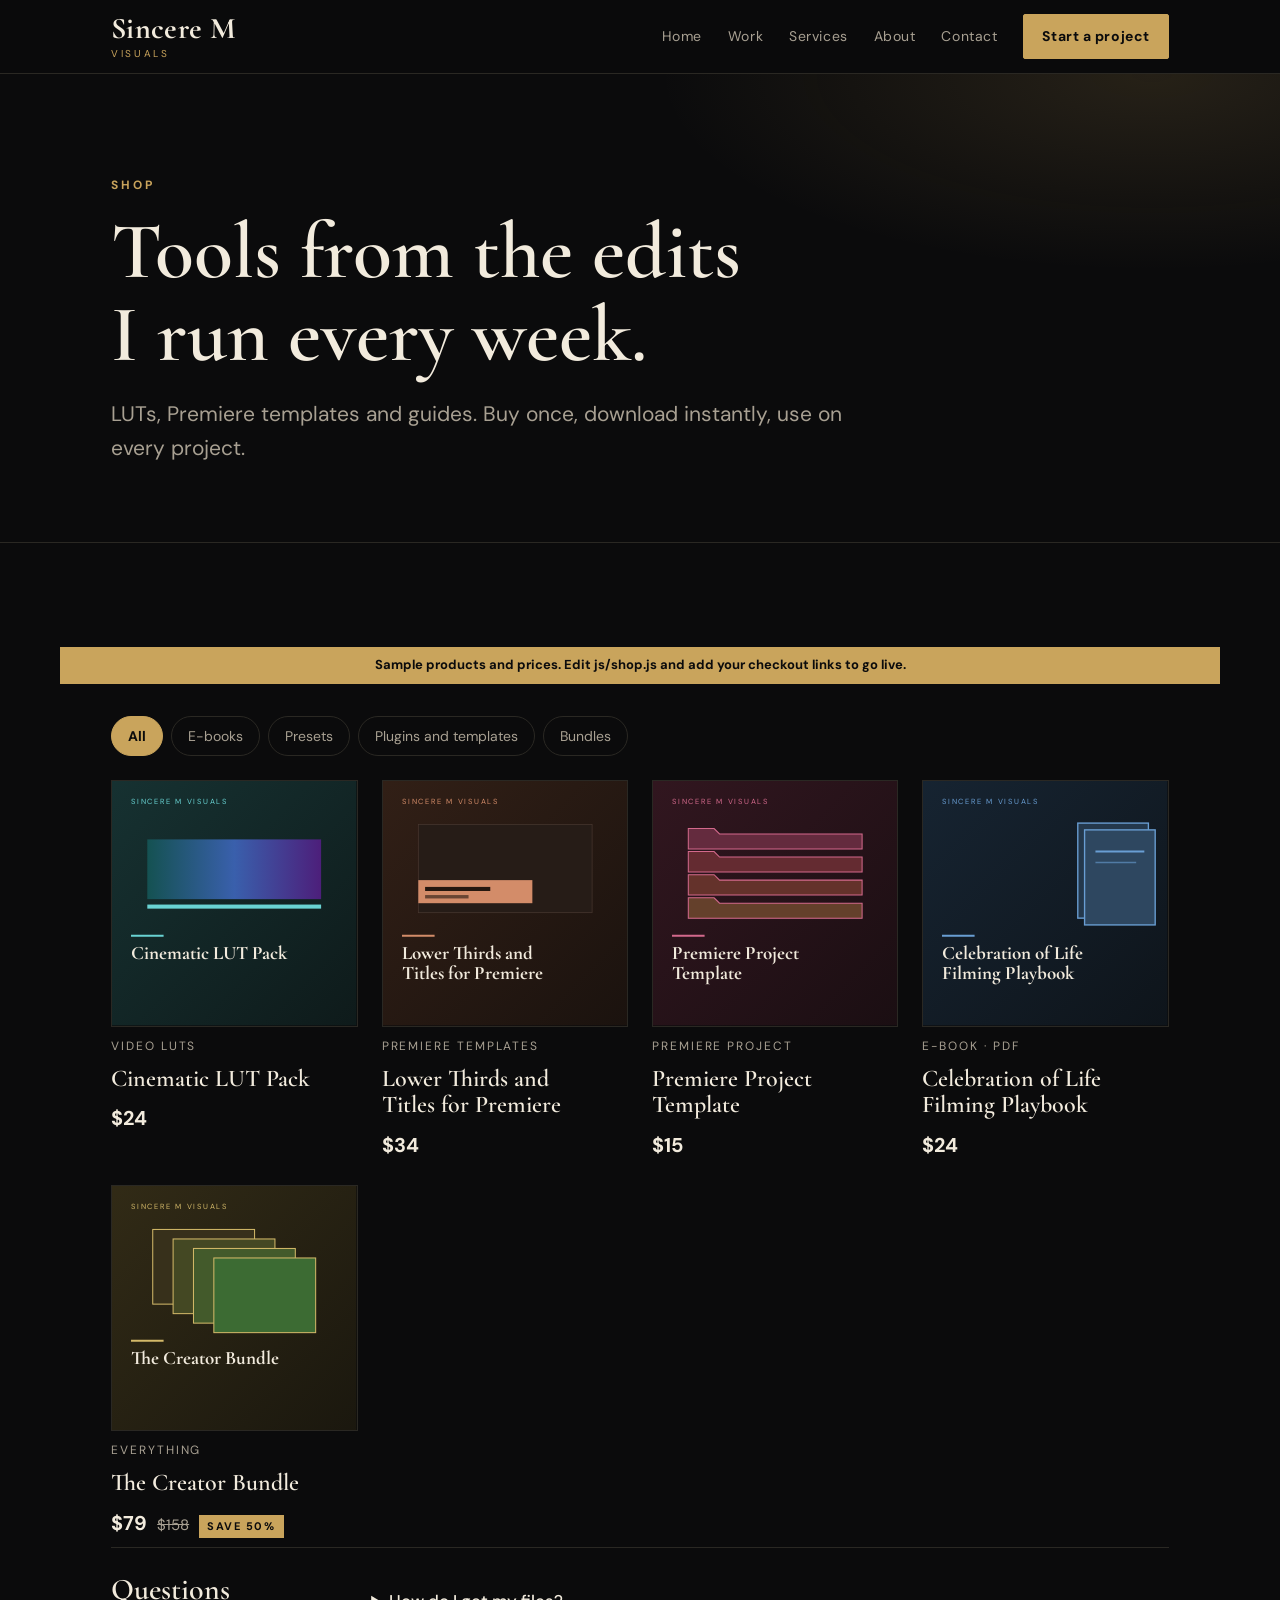
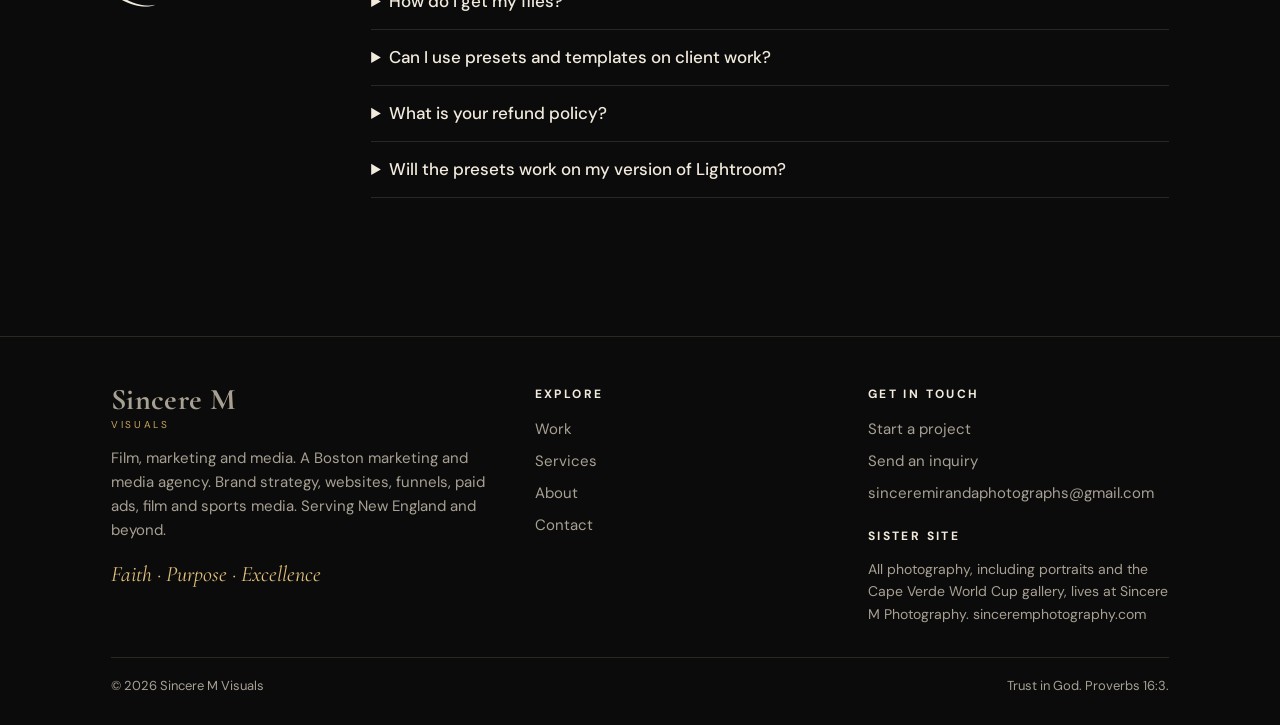
<file: sinceremvisuals/shop.html>
<!doctype html>
<html lang="en">
<head>
<meta charset="utf-8">
<meta name="viewport" content="width=device-width,initial-scale=1,viewport-fit=cover">







<meta name="theme-color" content="#0B0B0C">
<link rel="icon" href="img/logo.png">
<link rel="preconnect" href="https://fonts.googleapis.com"><link rel="preconnect" href="https://fonts.gstatic.com" crossorigin><link rel="stylesheet" href="https://fonts.googleapis.com/css2?family=Cormorant+Garamond:ital,wght@0,500;0,600;0,700;1,500;1,600&family=DM+Sans:wght@400;500;700&display=swap">
<link rel="stylesheet" href="css/style.css">
<title>Creative Tools &amp; Templates | Sincere M Visuals</title>
<meta name="description" content="Explore creative tools, editing templates and guides from Sincere M Visuals. Check product details and availability before purchasing.">
<link rel="canonical" href="http://sinceremvisuals.com/shop.html">
<meta property="og:title" content="Creative Tools &amp; Templates | Sincere M Visuals">
<meta property="og:description" content="Explore creative tools, editing templates and guides from Sincere M Visuals. Check product details and availability before purchasing.">
<meta property="og:url" content="http://sinceremvisuals.com/shop.html">
<meta property="og:type" content="website">
<meta property="og:site_name" content="Sincere M Visuals">
<meta property="og:image" content="http://sinceremvisuals.com/img/portrait.jpg">
<meta property="og:image:alt" content="Sincere M Visuals creative director with a camera">
<meta property="og:locale" content="en_US">
<meta name="twitter:card" content="summary_large_image">
<meta name="robots" content="index,follow,max-image-preview:large">
<script type="application/ld+json">{"@context":"https://schema.org","@graph":[{"@type":"Organization","@id":"http://sinceremvisuals.com/#organization","name":"Sincere M Visuals","url":"http://sinceremvisuals.com/","description":"Boston creative agency rooted in the Cape Verdean community. Film, live production, branding, websites, social media marketing and AI automation. Start a project.","areaServed":[{"@type":"Place","name":"Boston, Massachusetts"},{"@type":"Place","name":"New England"}]},{"@type":"WebSite","@id":"http://sinceremvisuals.com/#website","url":"http://sinceremvisuals.com/","name":"Sincere M Visuals","publisher":{"@id":"http://sinceremvisuals.com/#organization"}},{"@type":"WebPage","@id":"http://sinceremvisuals.com/shop.html#webpage","url":"http://sinceremvisuals.com/shop.html","name":"Creative Tools & Templates | Sincere M Visuals","description":"Explore creative tools, editing templates and guides from Sincere M Visuals. Check product details and availability before purchasing.","isPartOf":{"@id":"http://sinceremvisuals.com/#website"}}]}</script>
</head>
<body>
<a class="skip" href="#main">Skip to content</a>

<header class="site"><div class="wrap">
  <a class="brand" href="index.html" aria-label="Sincere M Visuals home"><b>Sincere M</b><small>Visuals</small></a>
  <button class="menu-btn" id="menu-btn" type="button" aria-expanded="false" aria-controls="main-nav">Menu</button>
  <nav class="main" id="main-nav" aria-label="Primary"><a href="index.html">Home</a><a href="work.html">Work</a><a href="services.html">Services</a><a href="about.html">About</a><a href="contact.html">Contact</a><a class="btn small nav-cta" href="contact.html" style="color:#0B0B0C">Start a project</a></nav>
</div></header>
<main id="main">
<section class="pagehead"><div class="wrap"><p class="eyebrow">Shop</p><h1>Tools from the edits I run every week.</h1><p class="lede" style="margin-top:22px">LUTs, Premiere templates and guides. Buy once, download instantly, use on every project.</p></div></section>
<section class="band"><div class="wrap"><div id="shop-root"></div></div></section>
<script src="js/shop.js"></script></main>
<footer class="site"><div class="wrap">
  <div class="cols">
    <div><a class="brand" href="index.html"><b>Sincere M</b><small>Visuals</small></a>
      <p style="margin-top:16px">Film, marketing and media. A Boston marketing and media agency. Brand strategy, websites, funnels, paid ads, film and sports media. Serving New England and beyond.</p>
      <p class="faith">Faith · Purpose · Excellence</p></div>
    <div><h4>Explore</h4><ul><li><a href="work.html">Work</a></li><li><a href="services.html">Services</a></li><li><a href="about.html">About</a></li><li><a href="contact.html">Contact</a></li></ul></div>
    <div><h4>Get in touch</h4><ul><li><a href="contact.html">Start a project</a></li><li><a href="contact.html">Send an inquiry</a></li><li>sinceremirandaphotographs@gmail.com</li></ul>
      <h4 style="margin-top:22px">Sister site</h4><p style="font-size:14px;margin:0">All photography, including portraits and the Cape Verde World Cup gallery, lives at Sincere M Photography. <a href="https://www.sinceremphotography.com" target="_blank" rel="noopener">sinceremphotography.com</a></p></div>
  </div>
  <div class="legal"><span>© <span data-year>2026</span> Sincere M Visuals</span><span>Trust in God. Proverbs 16:3.</span></div>
</div></footer>
<script>window.SITE={email:"sinceremirandaphotographs@gmail.com",formEndpoint:""};</script>
<script src="js/site.js"></script>

</body>
</html>
</file>
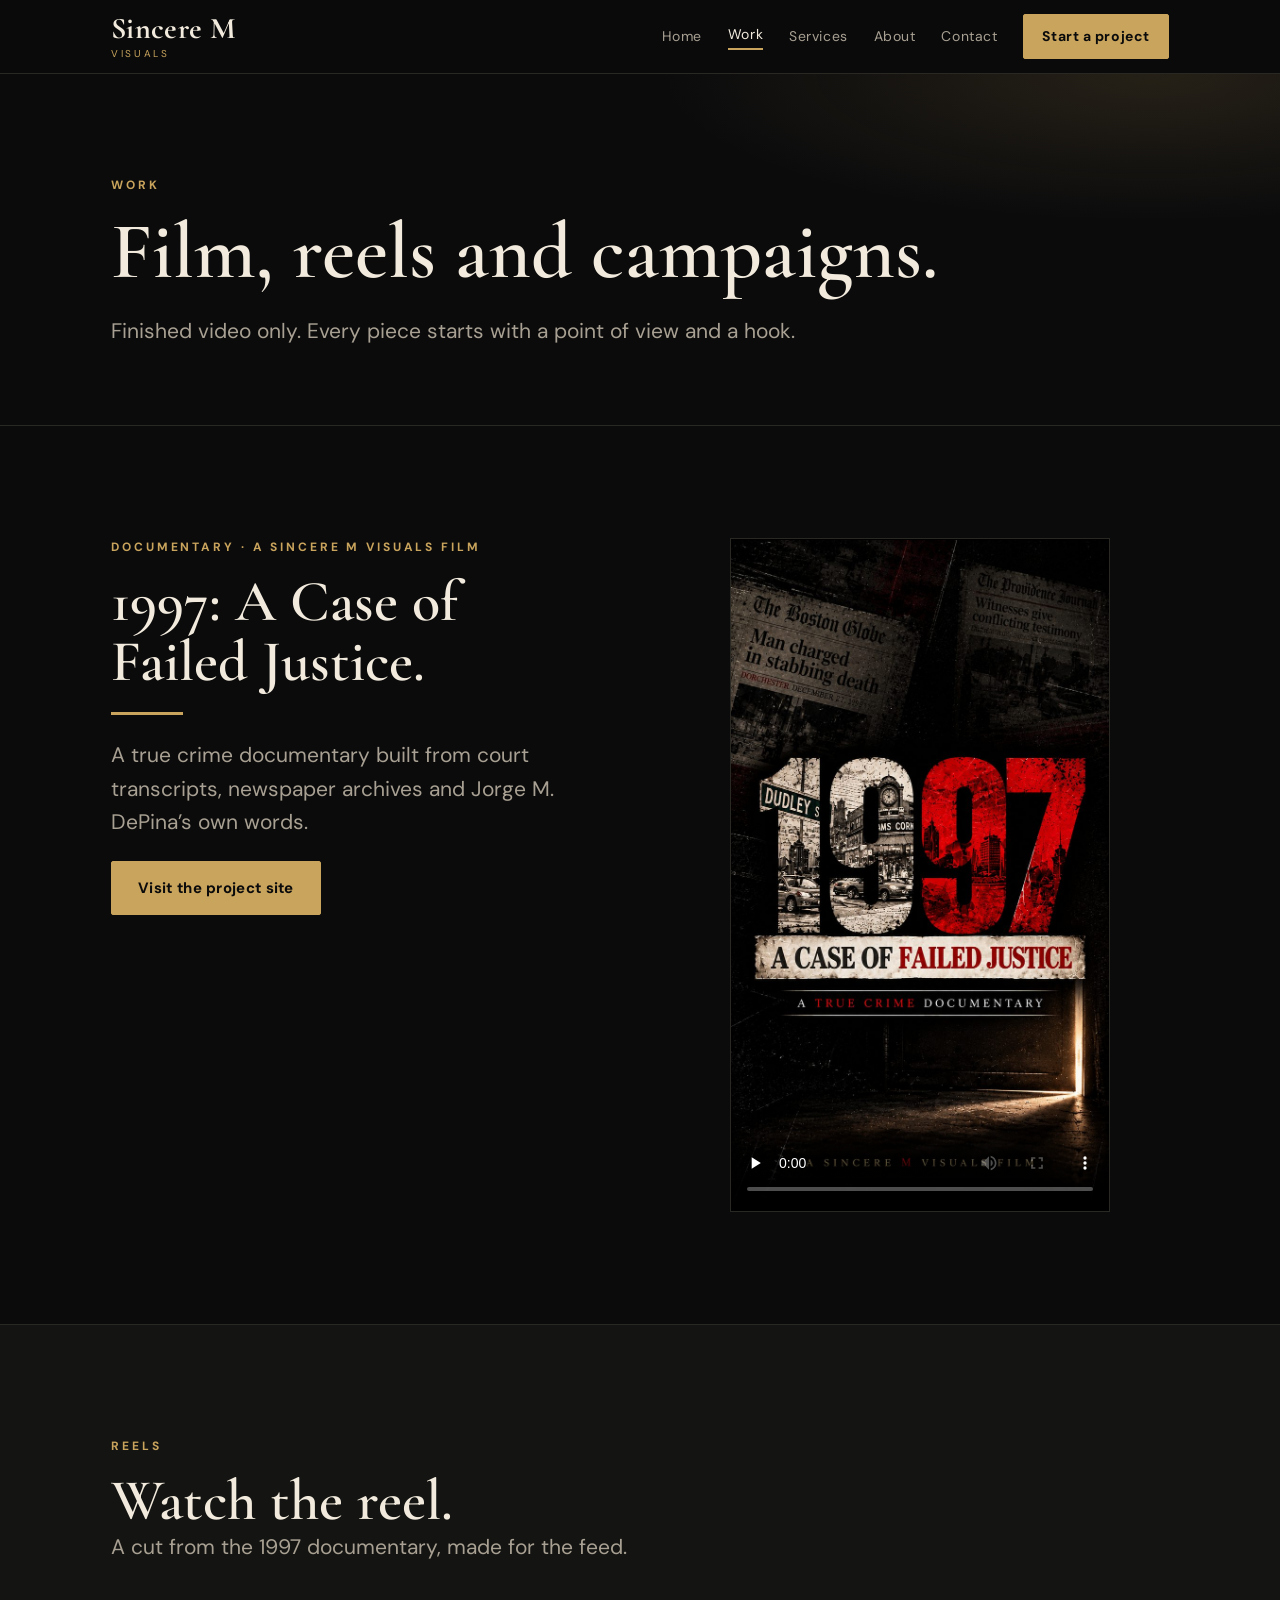
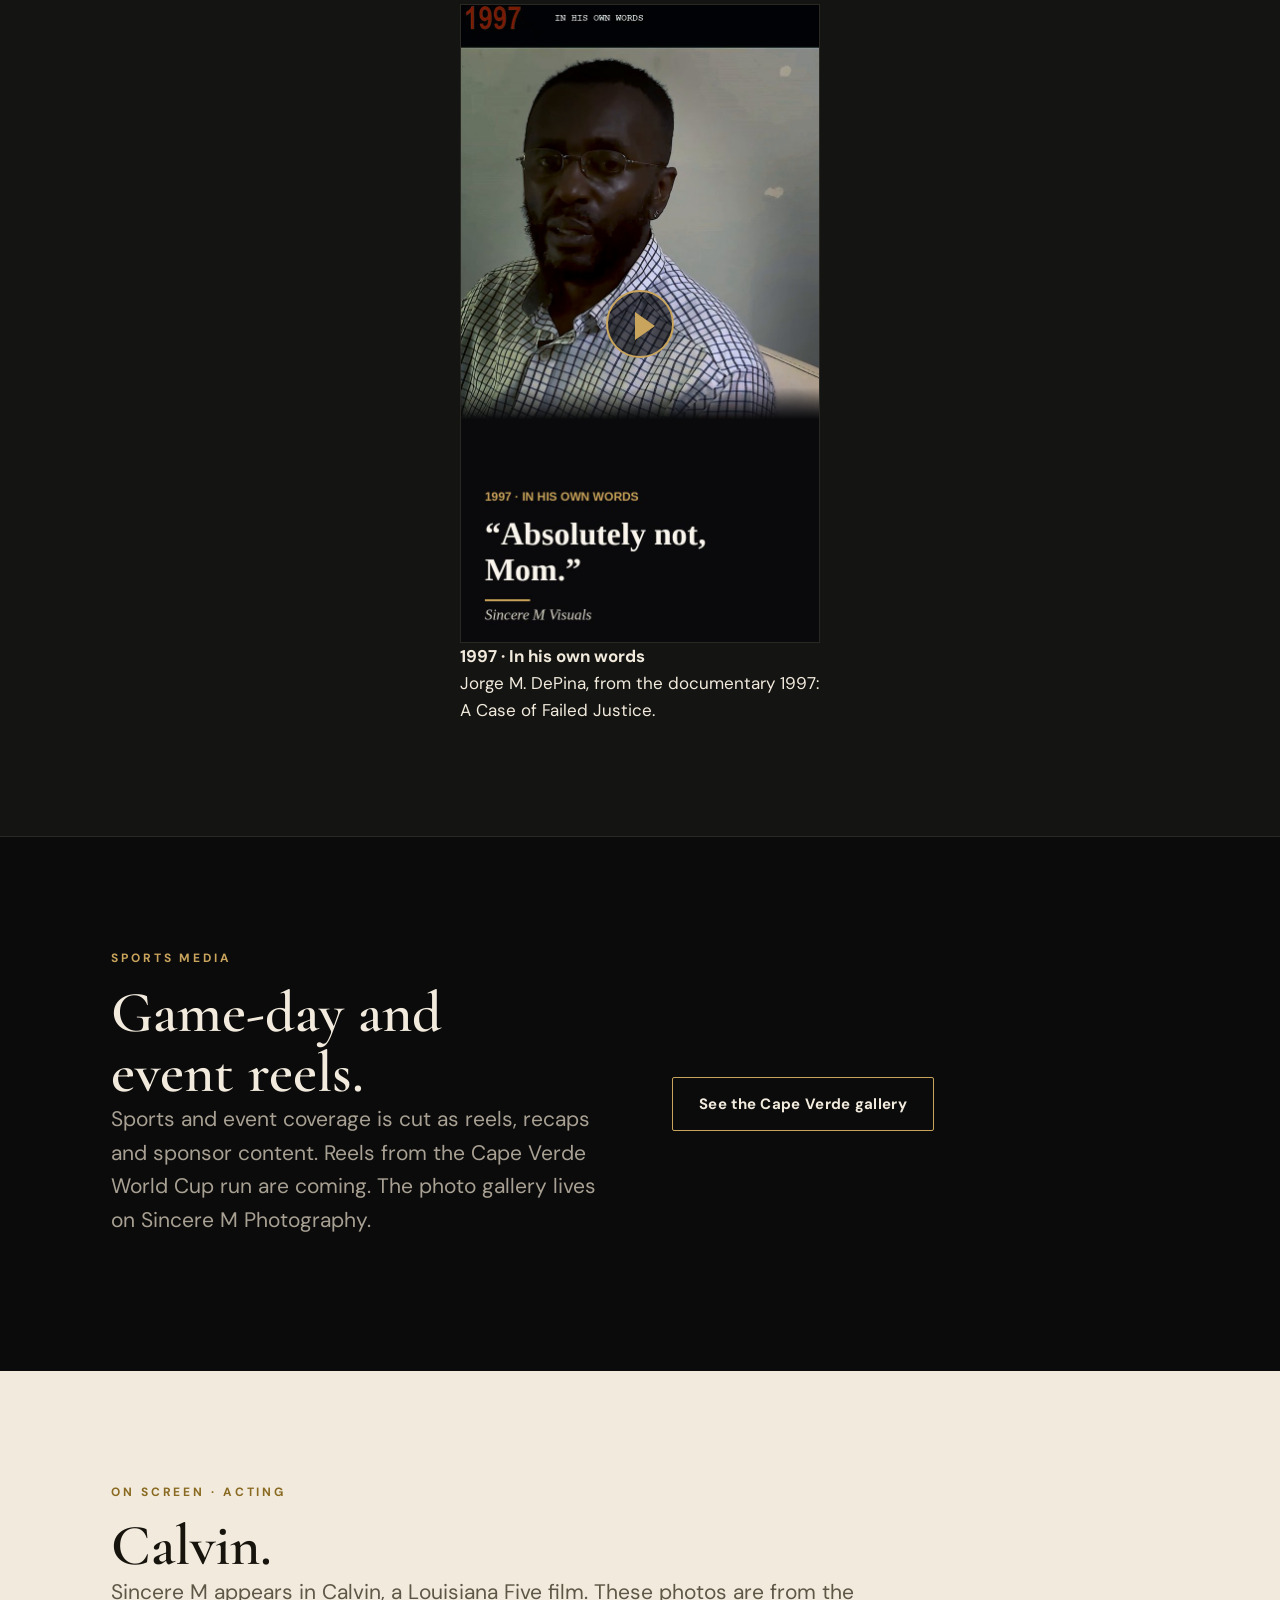
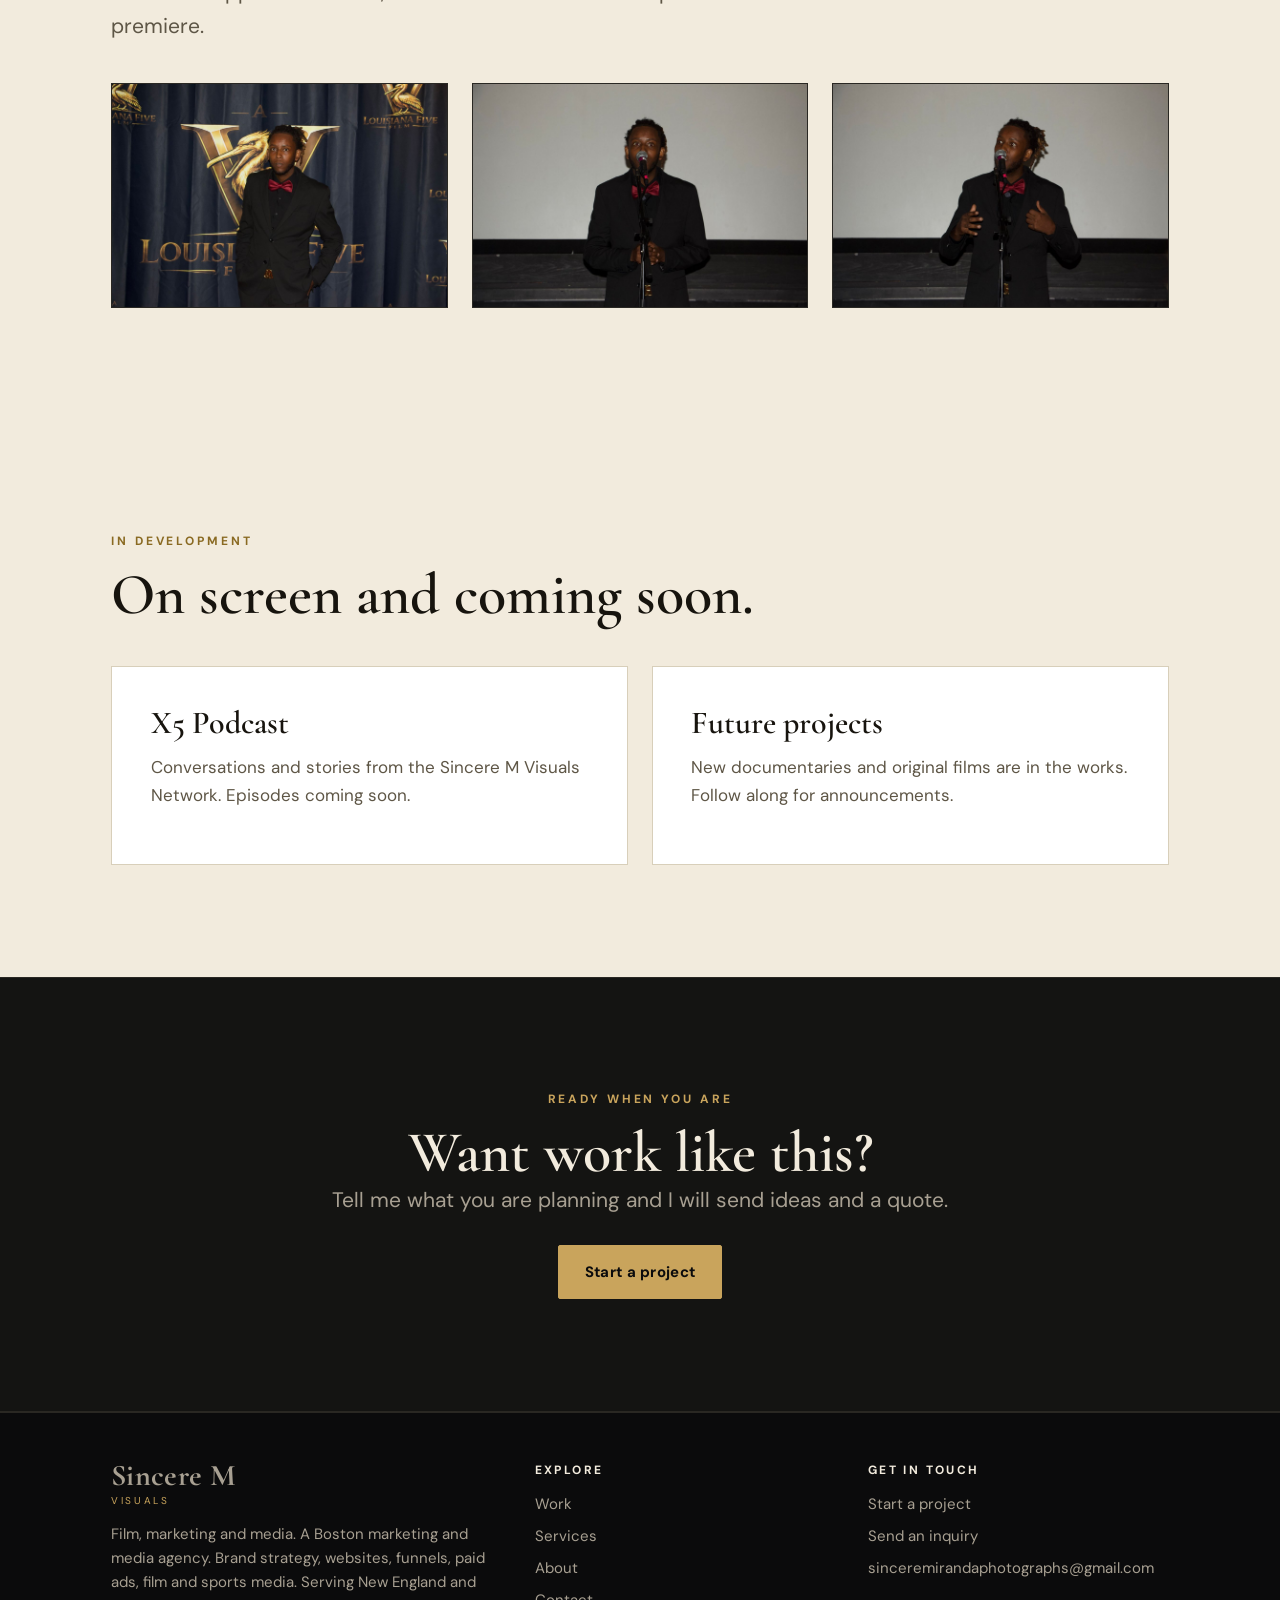
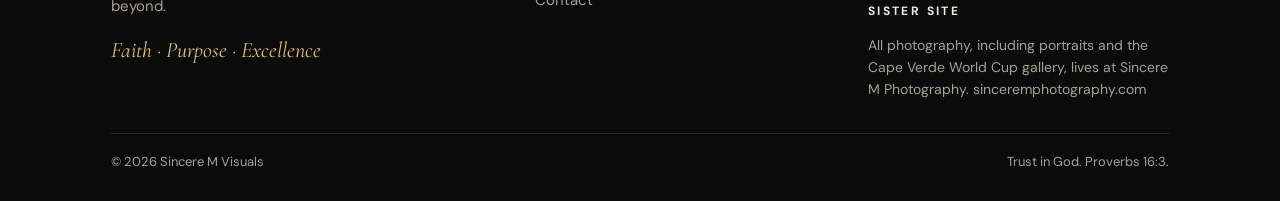
<file: sinceremvisuals/work.html>
<!doctype html>
<html lang="en">
<head>
<meta charset="utf-8">
<meta name="viewport" content="width=device-width,initial-scale=1,viewport-fit=cover">







<meta name="theme-color" content="#0B0B0C">
<link rel="icon" href="img/logo.png">
<link rel="preconnect" href="https://fonts.googleapis.com"><link rel="preconnect" href="https://fonts.gstatic.com" crossorigin><link rel="stylesheet" href="https://fonts.googleapis.com/css2?family=Cormorant+Garamond:ital,wght@0,500;0,600;0,700;1,500;1,600&family=DM+Sans:wght@400;500;700&display=swap">
<link rel="stylesheet" href="css/style.css">
<title>Film &amp; Video Production Portfolio | Sincere M Visuals</title>
<meta name="description" content="Explore documentary films, reels and campaign video from Sincere M Visuals, a Boston creative agency serving brands and communities across New England.">
<link rel="canonical" href="http://sinceremvisuals.com/work.html">
<meta property="og:title" content="Film &amp; Video Production Portfolio | Sincere M Visuals">
<meta property="og:description" content="Explore documentary films, reels and campaign video from Sincere M Visuals, a Boston creative agency serving brands and communities across New England.">
<meta property="og:url" content="http://sinceremvisuals.com/work.html">
<meta property="og:type" content="website">
<meta property="og:site_name" content="Sincere M Visuals">
<meta property="og:image" content="http://sinceremvisuals.com/img/portrait.jpg">
<meta property="og:image:alt" content="Sincere M Visuals creative director with a camera">
<meta property="og:locale" content="en_US">
<meta name="twitter:card" content="summary_large_image">
<meta name="robots" content="index,follow,max-image-preview:large">
<script type="application/ld+json">{"@context":"https://schema.org","@graph":[{"@type":"Organization","@id":"http://sinceremvisuals.com/#organization","name":"Sincere M Visuals","url":"http://sinceremvisuals.com/","description":"Boston creative agency rooted in the Cape Verdean community. Film, live production, branding, websites, social media marketing and AI automation. Start a project.","areaServed":[{"@type":"Place","name":"Boston, Massachusetts"},{"@type":"Place","name":"New England"}]},{"@type":"WebSite","@id":"http://sinceremvisuals.com/#website","url":"http://sinceremvisuals.com/","name":"Sincere M Visuals","publisher":{"@id":"http://sinceremvisuals.com/#organization"}},{"@type":"WebPage","@id":"http://sinceremvisuals.com/work.html#webpage","url":"http://sinceremvisuals.com/work.html","name":"Film & Video Production Portfolio | Sincere M Visuals","description":"Explore documentary films, reels and campaign video from Sincere M Visuals, a Boston creative agency serving brands and communities across New England.","isPartOf":{"@id":"http://sinceremvisuals.com/#website"}}]}</script>
</head>
<body>
<a class="skip" href="#main">Skip to content</a>

<header class="site"><div class="wrap">
  <a class="brand" href="index.html" aria-label="Sincere M Visuals home"><b>Sincere M</b><small>Visuals</small></a>
  <button class="menu-btn" id="menu-btn" type="button" aria-expanded="false" aria-controls="main-nav">Menu</button>
  <nav class="main" id="main-nav" aria-label="Primary"><a href="index.html">Home</a><a href="work.html" aria-current="page">Work</a><a href="services.html">Services</a><a href="about.html">About</a><a href="contact.html">Contact</a><a class="btn small nav-cta" href="contact.html" style="color:#0B0B0C">Start a project</a></nav>
</div></header>
<main id="main">

<section class="pagehead"><div class="wrap"><p class="eyebrow">Work</p><h1>Film, reels and campaigns.</h1><p class="lede" style="margin-top:22px">Finished video only. Every piece starts with a point of view and a hook.</p></div></section>
<section class="band" id="film"><div class="wrap split top">
  <div><p class="eyebrow">Documentary · A Sincere M Visuals film</p><h2>1997: A Case of Failed Justice.</h2><hr class="rule">
    <p class="lede">A true crime documentary built from court transcripts, newspaper archives and Jorge M. DePina’s own words.</p>
    <p><a class="btn" href="https://injustice1997.org" target="_blank" rel="noopener">Visit the project site</a></p></div>
  <figure class="vid" style="margin:0 auto"><video controls playsinline preload="none" poster="img/poster-1997.jpg" src="img/1997-preview.mp4"></video></figure>
</div></section>
<section class="band alt" id="reels"><div class="wrap">
  <div class="band-head"><p class="eyebrow">Reels</p><h2>Watch the reel.</h2>
    <p class="lede">A cut from the 1997 documentary, made for the feed.</p></div>
  <div class="reels"><article class="reel"><div class="rwrap"><button type="button" class="rplay" data-src="img/reel-1997-quote.mp4" data-poster="img/cover-1997-quote.jpg" aria-label="Play reel: “Absolutely not, Mom.”"><img src="img/cover-1997-quote.jpg" alt="Reel cover: “Absolutely not, Mom.”" loading="lazy"><i aria-hidden="true"></i></button></div><p><b>1997 · In his own words</b><br>Jorge M. DePina, from the documentary 1997: A Case of Failed Justice.</p></article></div>
</div></section>
<section class="band" id="sports"><div class="wrap split">
  <div><p class="eyebrow">Sports media</p><h2>Game-day and event reels.</h2>
    <p class="lede">Sports and event coverage is cut as reels, recaps and sponsor content. Reels from the Cape Verde World Cup run are coming. The photo gallery lives on Sincere M Photography.</p></div>
  <div><a class="btn ghost" href="https://www.sinceremphotography.com/cape-verde-world-cup.html" target="_blank" rel="noopener">See the Cape Verde gallery</a></div>
</div></section>
<section class="band paper" id="calvin"><div class="wrap">
  <div class="band-head"><p class="eyebrow">On screen · Acting</p><h2>Calvin.</h2><p class="lede">Sincere M appears in Calvin, a Louisiana Five film. These photos are from the premiere.</p></div>
  <div class="grid g3">
    <figure class="photo" style="margin:0"><img src="img/premiere-backdrop.jpg" alt="Sincere M in a black suit and red bow tie in front of the Louisiana Five Film backdrop" loading="lazy"></figure>
    <figure class="photo" style="margin:0"><img src="img/premiere-mic1.jpg" alt="Sincere M speaking at the Calvin premiere" loading="lazy"></figure>
    <figure class="photo" style="margin:0"><img src="img/premiere-mic2.jpg" alt="Sincere M addressing the audience at the Calvin premiere" loading="lazy"></figure>
  </div>
</div></section>
<section class="band paper"><div class="wrap">
  <div class="band-head"><p class="eyebrow">In development</p><h2>On screen and coming soon.</h2></div>
  <div class="grid g2">
    <article class="door"><h3>X5 Podcast</h3><p>Conversations and stories from the Sincere M Visuals Network. Episodes coming soon.</p></article>
    <article class="door"><h3>Future projects</h3><p>New documentaries and original films are in the works. Follow along for announcements.</p></article>
  </div>
</div></section>

<section class="band alt cta"><div class="wrap">
  <p class="eyebrow">Ready when you are</p><h2>Want work like this?</h2><p class="lede" style="margin-inline:auto">Tell me what you are planning and I will send ideas and a quote.</p>
  <div class="row"><a class="btn" href="contact.html">Start a project</a></div>
</div></section>
</main>
<footer class="site"><div class="wrap">
  <div class="cols">
    <div><a class="brand" href="index.html"><b>Sincere M</b><small>Visuals</small></a>
      <p style="margin-top:16px">Film, marketing and media. A Boston marketing and media agency. Brand strategy, websites, funnels, paid ads, film and sports media. Serving New England and beyond.</p>
      <p class="faith">Faith · Purpose · Excellence</p></div>
    <div><h4>Explore</h4><ul><li><a href="work.html">Work</a></li><li><a href="services.html">Services</a></li><li><a href="about.html">About</a></li><li><a href="contact.html">Contact</a></li></ul></div>
    <div><h4>Get in touch</h4><ul><li><a href="contact.html">Start a project</a></li><li><a href="contact.html">Send an inquiry</a></li><li>sinceremirandaphotographs@gmail.com</li></ul>
      <h4 style="margin-top:22px">Sister site</h4><p style="font-size:14px;margin:0">All photography, including portraits and the Cape Verde World Cup gallery, lives at Sincere M Photography. <a href="https://www.sinceremphotography.com" target="_blank" rel="noopener">sinceremphotography.com</a></p></div>
  </div>
  <div class="legal"><span>© <span data-year>2026</span> Sincere M Visuals</span><span>Trust in God. Proverbs 16:3.</span></div>
</div></footer>
<script>window.SITE={email:"sinceremirandaphotographs@gmail.com",formEndpoint:""};</script>
<script src="js/site.js"></script>

</body>
</html>
</file>
<file: sinceremvisuals/css/style.css>
/* Sincere M site. Black, ivory and gold. Cormorant Garamond for display, DM Sans for text.
   Layout: sticky header, full-width bands that alternate dark and ivory, one wide column (max 1160px). */
:root{
  --bg:#0B0B0C; --bg2:#141412; --line:#2A2823; --ink:#F2EBDD; --muted:#A8A092;
  --gold:#C9A45C; --gold-hi:#E2C07A; --gold-ink:#0B0B0C;
  --paper:#F2EBDD; --paper-ink:#17140E; --paper-muted:#5E5646; --paper-line:#D8CFBA;
  --serif:'Cormorant Garamond',Georgia,serif; --sans:'DM Sans',system-ui,-apple-system,'Segoe UI',sans-serif;
  --pad:clamp(16px,4vw,56px); color-scheme:dark;
}
*{box-sizing:border-box}
html{scroll-behavior:smooth;-webkit-text-size-adjust:100%}
body{margin:0;background:var(--bg);color:var(--ink);font-family:var(--sans);font-size:17px;line-height:1.6}
img,video,svg{max-width:100%;display:block}
a{color:var(--gold)}
[hidden]{display:none!important}
:focus-visible{outline:3px solid var(--gold);outline-offset:3px}
.skip{position:absolute;left:-999px;top:8px;background:var(--gold);color:var(--gold-ink);padding:10px 14px;z-index:100}
.skip:focus{left:8px}
.wrap{max-width:1160px;margin:0 auto;padding-inline:var(--pad)}
h1,h2,h3{font-family:var(--serif);font-weight:600;line-height:1.04;margin:0;text-wrap:balance}
h1{font-size:clamp(44px,7.4vw,92px)}
h2{font-size:clamp(34px,5vw,58px)}
h3{font-size:clamp(24px,3vw,32px);line-height:1.1}
p{margin:0 0 1em;max-width:64ch}
.eyebrow{font-size:12px;letter-spacing:.24em;text-transform:uppercase;color:var(--gold);font-weight:700;margin:0 0 14px}
.lede{font-size:clamp(18px,2vw,21px);color:var(--muted);max-width:56ch}
.rule{width:72px;height:3px;background:var(--gold);margin:20px 0 24px;border:0}

/* Buttons */
.btn{display:inline-block;font:inherit;font-weight:700;font-size:15px;letter-spacing:.02em;text-decoration:none;text-align:center;padding:14px 26px;border:1.5px solid var(--gold);background:var(--gold);color:var(--gold-ink);cursor:pointer;border-radius:2px;transition:background .2s,color .2s}
.btn:hover{background:var(--gold-hi);border-color:var(--gold-hi)}
.btn.ghost{background:transparent;color:var(--ink)}
.btn.ghost:hover{background:var(--gold);color:var(--gold-ink)}
.paper .btn.ghost{color:var(--paper-ink);border-color:var(--paper-ink)}
.paper .btn.ghost:hover{background:var(--paper-ink);color:var(--paper)}
.btn.small{padding:10px 18px;font-size:14px}
.row{display:flex;flex-wrap:wrap;gap:12px;align-items:center}

/* Promo + header */
.promo{display:block;background:var(--gold);color:var(--gold-ink);text-align:center;font-size:14px;font-weight:700;padding:9px var(--pad);text-decoration:none}
.promo:hover{background:var(--gold-hi)}
header.site{position:sticky;top:0;z-index:50;background:rgba(11,11,12,.94);backdrop-filter:blur(8px);border-bottom:1px solid var(--line)}
header.site .wrap{display:flex;align-items:center;justify-content:space-between;gap:16px;padding-block:14px}
.brand{text-decoration:none;color:var(--ink);display:flex;flex-direction:column;line-height:1}
.brand b{font-family:var(--serif);font-size:30px;font-weight:700;letter-spacing:.01em}
.brand small{font-size:10px;letter-spacing:.26em;text-transform:uppercase;color:var(--gold);margin-top:5px}
nav.main{display:flex;gap:26px;align-items:center}
nav.main a{color:var(--muted);text-decoration:none;font-size:14px;letter-spacing:.04em}
nav.main a:hover,nav.main a[aria-current="page"]{color:var(--ink)}
nav.main a[aria-current="page"]{border-bottom:2px solid var(--gold);padding-bottom:3px}
.menu-btn{display:none;font:inherit;background:none;color:var(--ink);border:1px solid var(--line);padding:9px 14px;cursor:pointer}
@media(max-width:940px){
  .menu-btn{display:block}
  nav.main{display:none;position:absolute;left:0;right:0;top:100%;flex-direction:column;align-items:stretch;gap:0;background:var(--bg);border-bottom:1px solid var(--line);padding:8px var(--pad) 18px}
  nav.main.open{display:flex}
  nav.main a{padding:14px 0;border-bottom:1px solid var(--line);font-size:16px}
  nav.main a[aria-current="page"]{border-bottom:1px solid var(--line);color:var(--gold)}
  header.site .btn.nav-cta{display:none}
}

/* Bands */
.band{padding-block:clamp(56px,9vw,112px)}
.band.alt{background:var(--bg2);border-block:1px solid var(--line)}
.band.paper{background:var(--paper);color:var(--paper-ink)}
.paper .lede,.paper p{color:var(--paper-muted)}
.paper h2,.paper h3{color:var(--paper-ink)}
.paper .eyebrow{color:#8A6A22}
.paper a:not(.btn){color:#7A5A14}
.paper .rule{background:#8A6A22}
.band-head{margin-bottom:40px;max-width:760px}

/* Hero */
.hero{padding-block:clamp(40px,7vw,96px) clamp(48px,7vw,96px);background:radial-gradient(60% 50% at 85% 10%,rgba(201,164,92,.18),transparent 70%),var(--bg)}
.hero .wrap{display:grid;grid-template-columns:minmax(0,1.15fr) minmax(0,.85fr);gap:clamp(28px,5vw,72px);align-items:center}
@media(max-width:860px){.hero .wrap{grid-template-columns:minmax(0,1fr)}.hero .frame{order:-1;max-width:420px;margin-inline:auto}}
.hero h1 em{font-style:italic;color:var(--gold)}
.hero .lede{margin-block:22px 30px}
.hero .where{margin-top:26px;font-size:14px;color:var(--muted)}
.frame{position:relative;aspect-ratio:4/5;outline:1px solid var(--gold);outline-offset:10px;background:#111;overflow:hidden}
.frame img{width:100%;height:100%;object-fit:cover;object-position:50% 20%}
.frame.sq{aspect-ratio:1/1}

/* Facts strip */
.facts{display:grid;grid-template-columns:repeat(auto-fit,minmax(200px,1fr));border-block:1px solid var(--line);background:var(--bg)}
.facts div{padding:22px var(--pad);border-right:1px solid var(--line);font-size:15px;color:var(--muted)}
.facts div:last-child{border-right:0}
.facts b{display:block;font-family:var(--serif);font-size:30px;color:var(--gold-hi);line-height:1.1;margin-bottom:2px;font-weight:600}

/* Cards and grids */
.grid{display:grid;gap:24px}
.g2{grid-template-columns:repeat(2,minmax(0,1fr))}
.g3{grid-template-columns:repeat(3,minmax(0,1fr))}
.g4{grid-template-columns:repeat(4,minmax(0,1fr))}
@media(max-width:900px){.g3,.g4{grid-template-columns:repeat(2,minmax(0,1fr))}}
@media(max-width:620px){.g2,.g3,.g4{grid-template-columns:minmax(0,1fr)}}
.door{border:1px solid var(--line);padding:clamp(24px,3vw,40px);display:flex;flex-direction:column;gap:14px;background:var(--bg2)}
.paper .door{background:#fff;border-color:var(--paper-line)}
.door ul{margin:0;padding:0;list-style:none;display:grid;gap:8px}
.door li{padding-left:20px;position:relative;color:var(--muted)}
.paper .door li{color:var(--paper-muted)}
.door li:before{content:"";position:absolute;left:0;top:.72em;width:10px;height:2px;background:var(--gold)}
.door .btn{align-self:flex-start;margin-top:auto}
.work-card{display:flex;flex-direction:column;gap:12px;text-decoration:none;color:var(--ink)}
.work-card .ph{aspect-ratio:4/5;overflow:hidden;border:1px solid var(--line);background:#111}
.work-card img{width:100%;height:100%;object-fit:cover;transition:transform .5s}
.work-card:hover img{transform:scale(1.04)}
.work-card .k{font-size:12px;letter-spacing:.2em;text-transform:uppercase;color:var(--gold)}
.work-card h3{font-size:28px}
.work-card p{color:var(--muted);margin:0;font-size:15px}
.price-tile{border-top:3px solid var(--gold);padding-top:14px}
.price-tile b{display:block;font-family:var(--serif);font-size:44px;line-height:1;font-weight:600}
.price-tile span{color:var(--muted);font-size:15px}
.paper .price-tile span{color:var(--paper-muted)}

/* Split sections */
.split{display:grid;grid-template-columns:minmax(0,1fr) minmax(0,1fr);gap:clamp(28px,5vw,72px);align-items:center}
.split.top{align-items:start}
@media(max-width:820px){.split{grid-template-columns:minmax(0,1fr)}}
.photo{border:1px solid var(--line);overflow:hidden;background:#111}
.photo img{width:100%;height:auto}
.quote{font-family:var(--serif);font-style:italic;font-size:clamp(26px,3.4vw,40px);line-height:1.15;color:var(--gold-hi);margin:0;max-width:30ch}
.paper .quote{color:#7A5A14}

/* Page title */
.pagehead{padding-block:clamp(48px,8vw,104px) clamp(32px,5vw,56px);border-bottom:1px solid var(--line);background:radial-gradient(55% 60% at 90% 0%,rgba(201,164,92,.14),transparent 70%),var(--bg)}
.pagehead h1{font-size:clamp(42px,6.4vw,80px)}

/* Gallery */
.masonry{columns:3 260px;column-gap:16px}
.masonry figure{margin:0 0 16px;break-inside:avoid;border:1px solid var(--line);background:#111;cursor:zoom-in;position:relative}
.masonry img{width:100%;height:auto}
.masonry figcaption{position:absolute;left:0;right:0;bottom:0;padding:22px 12px 10px;font-size:12px;letter-spacing:.14em;text-transform:uppercase;background:linear-gradient(transparent,rgba(0,0,0,.82));opacity:0;transition:opacity .2s}
.masonry figure:hover figcaption,.masonry figure:focus-within figcaption{opacity:1}
.lb{position:fixed;inset:0;background:rgba(0,0,0,.94);z-index:200;display:flex;align-items:center;justify-content:center;padding:24px}
.lb img{max-height:92vh;max-width:94vw;width:auto}
.lb button{position:absolute;top:14px;right:14px;font:inherit;background:var(--gold);color:var(--gold-ink);border:0;padding:10px 16px;cursor:pointer;font-weight:700}
.strip{display:flex;gap:14px;overflow-x:auto;scroll-snap-type:x mandatory;padding-bottom:14px}
.strip figure{flex:0 0 min(76%,320px);scroll-snap-align:start;margin:0;border:1px solid var(--line)}
.strip img{aspect-ratio:4/5;object-fit:cover;width:100%;height:auto}
.vid{max-width:380px;width:100%;border:1px solid var(--line);background:#000}
.vid video{width:100%;aspect-ratio:9/16;background:#000}

/* Packages */
.pk{display:grid;gap:20px;grid-template-columns:repeat(3,minmax(0,1fr));align-items:stretch}
@media(max-width:900px){.pk{grid-template-columns:minmax(0,1fr)}}
.pkg{border:1px solid var(--line);padding:30px 26px;display:flex;flex-direction:column;gap:14px;position:relative;background:var(--bg2)}
.paper .pkg{background:#fff;border-color:var(--paper-line)}
.pkg.feat{background:var(--gold);color:var(--gold-ink);border-color:var(--gold)}
.pkg.feat p,.pkg.feat li{color:var(--gold-ink)}
.pkg .tag{font-size:12px;letter-spacing:.2em;text-transform:uppercase;font-weight:700;color:var(--gold)}
.pkg.feat .tag{color:var(--gold-ink)}
.paper .pkg .tag{color:#8A6A22}
.pkg.feat .tag{color:var(--gold-ink)!important}
.price{font-family:var(--serif);font-size:48px;line-height:1;font-weight:600}
.price small{font-family:var(--sans);font-size:15px;font-weight:400;opacity:.75}
.pkg ul{list-style:none;margin:0;padding:0;display:grid;gap:8px;font-size:15.5px}
.pkg li{padding-left:20px;position:relative;color:var(--muted)}
.paper .pkg li{color:var(--paper-muted)}
.pkg li:before{content:"";position:absolute;left:0;top:.72em;width:10px;height:2px;background:currentColor}
.pkg .btn{margin-top:auto}
.pkg.feat .btn{background:var(--gold-ink);color:var(--ink);border-color:var(--gold-ink)}
.addons{display:grid;grid-template-columns:repeat(auto-fit,minmax(240px,1fr));gap:10px;margin-top:26px}
.addon{display:flex;justify-content:space-between;gap:12px;border:1px solid var(--line);padding:14px 16px;font-size:15px}
.addon span{color:var(--gold-hi);font-family:var(--serif);font-size:20px;font-weight:600;white-space:nowrap}
.fine{font-size:14px;color:var(--muted)}
.paper .fine{color:var(--paper-muted)}

/* Forms */
form.f{display:grid;grid-template-columns:minmax(0,1fr) minmax(0,1fr);gap:0 clamp(24px,4vw,48px);align-items:start}
@media(max-width:820px){form.f{grid-template-columns:minmax(0,1fr)}}
.col{display:flex;flex-direction:column;gap:20px;min-width:0}
.col>h2,.fhead{font-family:var(--sans);font-size:12px;letter-spacing:.24em;text-transform:uppercase;color:var(--gold);font-weight:700;margin:0;padding-bottom:10px;border-bottom:1px solid var(--line)}
@media(max-width:820px){.col+.col{margin-top:24px}}
.q{display:flex;flex-direction:column;gap:8px;border:0;padding:0;margin:0;min-width:0}
.q>label,.q>legend{font-weight:500;padding:0}
.q .n{color:var(--gold);margin-right:6px}
.req{color:var(--gold)}
input[type=text],input[type=email],input[type=tel],input[type=date],select,textarea{font:inherit;color:var(--ink);background:var(--bg);border:1px solid var(--line);border-radius:2px;padding:12px;width:100%;min-width:0}
textarea{min-height:96px;resize:vertical}
.opts{display:grid;grid-template-columns:repeat(auto-fit,minmax(150px,1fr));gap:8px 16px}
.opts label{display:flex;gap:10px;align-items:center;font-size:15px;cursor:pointer}
input[type=checkbox]{appearance:none;width:20px;height:20px;border:1.5px solid var(--gold);background:var(--bg);border-radius:2px;flex:none;display:grid;place-content:center;margin:0}
input[type=checkbox]:checked{background:var(--gold)}
input[type=checkbox]:checked::after{content:"";width:5px;height:10px;border:solid var(--gold-ink);border-width:0 2px 2px 0;transform:rotate(45deg) translate(-1px,-1px)}
.hint{color:var(--muted);font-size:14px;margin:0}
.err{color:#F08A6B;font-size:14px;margin:0}
.submit{grid-column:1/-1;display:flex;flex-wrap:wrap;gap:16px;align-items:center;margin-top:28px}
.done{background:var(--bg2);border:1px solid var(--gold);padding:24px;display:grid;gap:14px}
.done pre{background:var(--bg);border:1px solid var(--line);padding:14px;margin:0;white-space:pre-wrap;overflow-wrap:anywhere;font:inherit;font-size:14px;max-height:320px;overflow:auto}
.steps{display:grid;grid-template-columns:repeat(auto-fit,minmax(190px,1fr));gap:16px;margin:0 0 40px;padding:0;list-style:none}
.steps li{border-top:3px solid var(--gold);padding-top:10px;font-size:15px}
.steps b{display:block;font-family:var(--serif);font-size:26px;color:var(--gold);line-height:1}
.note{background:var(--bg2);border:1px solid var(--line);border-left:4px solid var(--gold);padding:18px 20px;margin-top:28px}

/* CTA + footer */
.cta{text-align:center}
.cta h2{max-width:20ch;margin-inline:auto}
.cta p{margin-inline:auto}
.cta .row{justify-content:center;margin-top:28px}
footer.site{border-top:1px solid var(--line);padding-block:48px 28px;color:var(--muted);font-size:15px}
footer.site .cols{display:grid;grid-template-columns:1.3fr 1fr 1fr;gap:32px}
@media(max-width:760px){footer.site .cols{grid-template-columns:minmax(0,1fr)}}
footer.site h4{font-size:12px;letter-spacing:.2em;text-transform:uppercase;color:var(--ink);margin:0 0 12px}
footer.site ul{list-style:none;margin:0;padding:0;display:grid;gap:8px}
footer.site a{color:var(--muted);text-decoration:none}
footer.site a:hover{color:var(--gold-hi)}
footer.site .faith{font-family:var(--serif);font-style:italic;font-size:22px;color:var(--gold-hi);margin-top:10px}
footer.site .legal{margin-top:32px;padding-top:18px;border-top:1px solid var(--line);font-size:13px;display:flex;flex-wrap:wrap;justify-content:space-between;gap:8px}

/* Shop */
.sample{background:var(--gold);color:var(--gold-ink);font-size:13px;font-weight:700;padding:8px var(--pad);text-align:center}
.rail{display:flex;gap:8px;flex-wrap:wrap;margin-bottom:24px}
.rail button{font:inherit;font-size:14px;color:var(--muted);background:none;border:1px solid var(--line);padding:8px 16px;border-radius:999px;cursor:pointer}
.rail button[aria-pressed="true"]{background:var(--gold);color:var(--gold-ink);border-color:var(--gold);font-weight:700}
.pgrid{display:grid;grid-template-columns:repeat(auto-fill,minmax(230px,1fr));gap:24px}
.pcard{display:flex;flex-direction:column;gap:10px;text-decoration:none;color:var(--ink);min-width:0}
.pcard .cov{border:1px solid var(--line);overflow:hidden;transition:transform .2s,border-color .2s}
.pcard:hover .cov{transform:translateY(-4px);border-color:var(--gold)}
.pcard .tag{font-size:12px;letter-spacing:.16em;text-transform:uppercase;color:var(--muted)}
.pcard h3{font-size:24px}
.pr{display:flex;gap:10px;align-items:baseline}
.pr b{font-size:20px}
.pr s{color:var(--muted);font-size:15px}
.badge{font-size:11px;letter-spacing:.14em;text-transform:uppercase;color:var(--gold-ink);background:var(--gold);padding:3px 8px;font-weight:700}
.pp{display:grid;grid-template-columns:minmax(0,1.1fr) minmax(0,1fr);gap:48px;align-items:start}
@media(max-width:820px){.pp{grid-template-columns:minmax(0,1fr);gap:28px}}
.pp .cov{border:1px solid var(--line)}
.buy{display:flex;flex-direction:column;gap:18px;min-width:0}
.buy .btn{width:100%}
.msg{background:var(--bg2);border:1px solid var(--gold);padding:12px 14px;font-size:14px}
.sec{border-top:1px solid var(--line);padding-block:26px;display:grid;grid-template-columns:minmax(0,220px) minmax(0,1fr);gap:16px 40px;margin-top:8px}
@media(max-width:700px){.sec{grid-template-columns:minmax(0,1fr)}}
.sec h2{font-size:30px}
.sec ul{margin:0;padding-left:20px;display:grid;gap:6px}
dl.spec{display:grid;grid-template-columns:auto 1fr;gap:8px 20px;margin:0;font-size:15px}
dl.spec dt{color:var(--muted)} dl.spec dd{margin:0}
details{border-bottom:1px solid var(--line);padding-block:14px}
summary{cursor:pointer;font-weight:500}
details p{color:var(--muted);margin:8px 0 0}
@media(prefers-reduced-motion:reduce){html{scroll-behavior:auto}.work-card img,.pcard .cov{transition:none}}
.cvg figure:target{outline:3px solid var(--gold);outline-offset:3px}

.reels{display:grid;grid-template-columns:minmax(0,360px);justify-content:center;gap:clamp(16px,2.4vw,32px)}
.reel .rwrap{border:1px solid var(--line);background:#000}
.reel video,.reel .rplay img{display:block;width:100%;aspect-ratio:9/16;background:#000;object-fit:cover}
.rplay{position:relative;display:block;width:100%;padding:0;border:0;background:#000;cursor:pointer}
.rplay i{position:absolute;left:50%;top:50%;width:68px;height:68px;margin:-34px 0 0 -34px;border-radius:50%;background:rgba(10,10,12,.62);border:2px solid var(--gold);transition:transform .25s}
.rplay i:after{content:'';position:absolute;left:27px;top:20px;border-left:20px solid var(--gold);border-top:14px solid transparent;border-bottom:14px solid transparent}
.rplay:hover i,.rplay:focus-visible i{transform:scale(1.1)}
.reel .k{display:block;margin-top:14px}
.reel h3{margin:6px 0 6px}
.reel p{margin:0}

/* Visuals-only: format frames */
.formats{display:flex;align-items:flex-end;justify-content:center;gap:clamp(14px,3vw,34px);height:230px}
.fr{border:2px solid #8A6A22;position:relative;display:grid;place-items:center;font-size:12px;letter-spacing:.18em;color:#7A5A14;background:#fff}
.fr b{font-weight:700}
.fr.v{width:96px;height:170px}.fr.s{width:128px;height:128px}.fr.w{width:200px;height:112px}
@media(max-width:480px){.fr.v{width:70px;height:124px}.fr.s{width:88px;height:88px}.fr.w{width:120px;height:68px}.formats{height:170px}}

/* ===== Visuals motion graphics ===== */
.ticker{overflow:hidden;background:var(--gold);color:var(--gold-ink);border-block:1px solid #8A6A22}
.tk{display:flex;width:max-content;animation:tk 38s linear infinite}
.ticker:hover .tk{animation-play-state:paused}
.tk span{font-family:var(--serif);font-size:clamp(20px,2.6vw,28px);font-weight:600;letter-spacing:.04em;padding:12px 28px;white-space:nowrap;display:flex;align-items:center;gap:56px}
.tk span:after{content:"";width:8px;height:8px;background:var(--gold-ink);transform:rotate(45deg);display:block}
@keyframes tk{to{transform:translateX(-50%)}}

.hero .frame{position:relative;overflow:hidden}
.hero .frame:before,.hero .frame:after{content:"";position:absolute;width:34px;height:34px;border:2px solid var(--gold-hi);z-index:2;pointer-events:none;animation:brk 3.2s ease-in-out infinite}
.hero .frame:before{left:12px;top:12px;border-right:0;border-bottom:0}
.hero .frame:after{right:12px;bottom:12px;border-left:0;border-top:0}
@keyframes brk{50%{transform:scale(1.18);opacity:.6}}
.hero .frame img{transition:transform .5s ease;will-change:transform}
.hero .frame .sweep{position:absolute;inset:0;background:linear-gradient(105deg,transparent 40%,rgba(226,192,122,.28) 50%,transparent 60%);transform:translateX(-120%);animation:sweep 5.5s ease-in-out infinite;pointer-events:none;z-index:1}
@keyframes sweep{55%,100%{transform:translateX(120%)}}
.hero h1 em{background:linear-gradient(90deg,var(--gold) 0%,var(--gold-hi) 40%,#fff3d6 50%,var(--gold-hi) 60%,var(--gold) 100%);background-size:250% 100%;-webkit-background-clip:text;background-clip:text;color:transparent;animation:shine 6s linear infinite}
@keyframes shine{to{background-position:-250% 0}}

.engine .lede{max-width:60ch}
.pipe{position:relative;margin-bottom:44px}
.pipe-svg{position:absolute;left:0;right:0;top:-4px;width:100%;height:60px;pointer-events:none}
.pl-base{stroke:#C9BFA6;stroke-width:3;fill:none}
.pl-fill{stroke:#8A6A22;stroke-width:4;fill:none;stroke-dasharray:100;stroke-dashoffset:100;transition:stroke-dashoffset .7s ease}
.steps5{list-style:none;margin:0;padding:0;display:grid;grid-template-columns:repeat(5,1fr);position:relative}
.node{all:unset;cursor:pointer;display:flex;flex-direction:column;align-items:center;gap:10px;width:100%;text-align:center}
.node i{font-style:normal;font-weight:700;width:52px;height:52px;border-radius:50%;display:grid;place-items:center;background:#fff;border:2px solid #C9BFA6;color:var(--paper-muted);font-size:18px;transition:all .35s;position:relative}
.node b{font-family:var(--serif);font-size:clamp(17px,2.2vw,24px);color:var(--paper-muted);transition:color .3s}
.node:hover i{border-color:#8A6A22;transform:translateY(-3px)}
.node.done i{background:#8A6A22;border-color:#8A6A22;color:#fff}
.node.on i{background:var(--bg);border-color:var(--gold);color:var(--gold-hi);transform:scale(1.18);box-shadow:0 0 0 6px rgba(201,164,92,.28)}
.node.on i:after{content:"";position:absolute;inset:-8px;border-radius:50%;border:2px solid var(--gold);animation:ping 1.8s ease-out infinite}
.node.on b{color:var(--paper-ink)}
.node:focus-visible i{outline:3px solid #8A6A22;outline-offset:4px}
@keyframes ping{to{transform:scale(1.5);opacity:0}}
.pipe-cap{margin:30px auto 0;text-align:center;font-family:var(--serif);font-size:clamp(20px,2.6vw,28px);line-height:1.25;color:var(--paper-ink);max-width:36ch;min-height:2.6em;transition:opacity .3s}

.stage{display:grid;grid-template-columns:1.15fr 1fr 1fr;gap:clamp(18px,3vw,40px);align-items:center;margin-top:12px}
.stage .formats{height:230px;position:relative}
.formats.live .fr{background:var(--bg);border-color:var(--gold);color:var(--gold-hi);flex-direction:column;gap:2px;animation:rise 4.5s ease-in-out infinite;transition:transform .3s}
.formats.live .fr em{font-style:normal;font-size:10px;letter-spacing:.14em;text-transform:uppercase;color:#d8c9a2;opacity:.85}
.formats.live .fr.s{animation-delay:.5s}.formats.live .fr.w{animation-delay:1s}
.formats.live .fr:hover{transform:translateY(-8px) scale(1.06)}
@keyframes rise{0%,100%{transform:translateY(0)}50%{transform:translateY(-10px)}}
.formats.live .beam{position:absolute;left:0;right:0;bottom:-10px;height:3px;background:linear-gradient(90deg,transparent,var(--gold),transparent);animation:beam 3s ease-in-out infinite}
@keyframes beam{50%{opacity:.25;transform:scaleX(.6)}}

.reach{position:relative;aspect-ratio:1;max-width:260px;width:100%;margin:0 auto}
.reach .core{position:absolute;inset:34%;border-radius:50%;background:var(--bg);color:var(--gold-hi);display:grid;place-items:center;text-align:center;font-family:var(--serif);font-size:clamp(14px,1.7vw,19px);line-height:1.05;font-weight:600;z-index:2;box-shadow:0 0 0 4px rgba(201,164,92,.35)}
.reach .ring{position:absolute;inset:0;border:2px solid #8A6A22;border-radius:50%;opacity:0;animation:rip 4.5s ease-out infinite}
.reach .r2{animation-delay:1.5s}.reach .r3{animation-delay:3s}
@keyframes rip{0%{transform:scale(.3);opacity:.9}100%{transform:scale(1);opacity:0}}
.reach .orb{position:absolute;left:50%;top:50%;font-size:11px;font-weight:700;letter-spacing:.06em;background:#fff;border:1.5px solid #8A6A22;color:#7A5A14;padding:4px 9px;border-radius:99px;white-space:nowrap;animation:orbit 18s linear infinite;animation-delay:calc(var(--d)*-3.6s)}
.reach .o1{--d:0}.reach .o2{--d:1}.reach .o3{--d:2}.reach .o4{--d:3}.reach .o5{--d:4}
.reach:hover .orb{animation-play-state:paused}
@keyframes orbit{from{transform:translate(-50%,-50%) rotate(0) translateX(clamp(96px,11vw,122px)) rotate(0)}to{transform:translate(-50%,-50%) rotate(360deg) translateX(clamp(96px,11vw,122px)) rotate(-360deg)}}

.meter{background:#fff;border:1px solid var(--paper-line);padding:18px 18px 14px;position:relative}
.bars{display:flex;align-items:flex-end;gap:7px;height:130px}
.bars i{flex:1;background:linear-gradient(var(--gold-hi),#8A6A22);height:0;transition:height 1s cubic-bezier(.2,.8,.2,1)}
.engine.in .bars i{height:var(--h)}
.bars i:nth-child(2){transition-delay:.08s}.bars i:nth-child(3){transition-delay:.16s}.bars i:nth-child(4){transition-delay:.24s}.bars i:nth-child(5){transition-delay:.32s}.bars i:nth-child(6){transition-delay:.4s}.bars i:nth-child(7){transition-delay:.48s}.bars i:nth-child(8){transition-delay:.56s}
.trend{position:absolute;left:18px;right:18px;bottom:14px;height:130px;width:calc(100% - 36px);pointer-events:none}
.trend polyline{fill:none;stroke:var(--bg);stroke-width:2;stroke-linecap:round;stroke-linejoin:round;stroke-dasharray:100;stroke-dashoffset:100;vector-effect:non-scaling-stroke}
.engine.in .trend polyline{animation:draw 2.4s .5s ease forwards}
@keyframes draw{to{stroke-dashoffset:0}}
.trend{preserveAspectRatio:none}
.counts{display:grid;grid-template-columns:repeat(4,1fr);gap:0;margin-top:48px;border-top:1px solid var(--paper-line);padding-top:26px;text-align:center}
.counts b{display:block;font-family:var(--serif);font-size:clamp(40px,6vw,72px);line-height:1;color:#7A5A14;font-weight:600}
.counts span{font-size:13px;letter-spacing:.2em;text-transform:uppercase;color:var(--paper-muted);font-weight:700}

.ico{display:block;width:48px;height:48px;color:var(--gold)}
.ico svg{width:100%;height:100%;fill:none;stroke:currentColor;stroke-width:2.2;stroke-linecap:round;stroke-linejoin:round}
.ico *{stroke-dasharray:140;stroke-dashoffset:140;transition:stroke-dashoffset 1.3s ease}
.rv-in .ico *,.pop .door:hover .ico *{stroke-dashoffset:0}
.pop .door{transition:transform .3s,border-color .3s,box-shadow .3s}
.pop .door:hover{transform:translateY(-6px);border-color:var(--gold);box-shadow:0 14px 34px rgba(0,0,0,.35)}
.work-card,.door{transition:transform .3s,border-color .3s}
.work-card:hover{transform:translateY(-6px)}

.rv{opacity:0;transform:translateY(26px);transition:opacity .8s ease,transform .8s ease}
.rv.rv-in{opacity:1;transform:none}
@media(max-width:860px){.stage{grid-template-columns:1fr}.counts{grid-template-columns:repeat(2,1fr);row-gap:24px}.pipe-svg{display:none}.steps5{grid-template-columns:repeat(5,minmax(0,1fr))}.node i{width:42px;height:42px;font-size:15px}}
@media(prefers-reduced-motion:reduce){.tk,.hero .frame:before,.hero .frame:after,.hero .frame .sweep,.hero h1 em,.node.on i:after,.formats.live .fr,.formats.live .beam,.reach .ring,.reach .orb{animation:none!important}.rv{opacity:1;transform:none;transition:none}.engine .bars i{height:var(--h)}.trend polyline{stroke-dashoffset:0;animation:none!important}.ico *{stroke-dashoffset:0}.reach .ring{opacity:.4;transform:scale(.8)}.reach .orb{position:static;display:inline-block;margin:4px;transform:none}}

/* ===== agency additions ===== */
.grid.g4{display:grid;grid-template-columns:repeat(4,minmax(0,1fr));gap:clamp(14px,2vw,24px)}
@media(max-width:980px){.grid.g4{grid-template-columns:repeat(2,minmax(0,1fr))}}
@media(max-width:560px){.grid.g4{grid-template-columns:minmax(0,1fr)}}
.tile{border:1px solid var(--line);background:var(--bg);padding:24px;display:flex;flex-direction:column;gap:10px;transition:transform .3s,border-color .3s}
.tile:hover{transform:translateY(-6px);border-color:var(--gold)}
.tile h3{font-size:clamp(22px,2.4vw,28px)}.tile p{font-size:15px;color:var(--muted);margin:0}
.viz{height:120px;display:flex;align-items:center;justify-content:center;gap:8px;margin-bottom:6px;position:relative}
.v-id i{width:30px;height:60px;border-radius:3px;animation:swatch 4s ease-in-out infinite}
.v-id i:nth-child(1){background:var(--gold)}.v-id i:nth-child(2){background:var(--gold-hi);animation-delay:.3s}.v-id i:nth-child(3){background:#f2ebdd;animation-delay:.6s}.v-id i:nth-child(4){background:#3a362c;animation-delay:.9s;border:1px solid var(--line)}
.v-id b{font-family:var(--serif);font-size:52px;color:var(--gold-hi);margin-left:8px;font-weight:600;animation:fadepulse 4s ease-in-out infinite}
@keyframes swatch{50%{transform:translateY(-12px) scaleY(1.15)}}
@keyframes fadepulse{50%{opacity:.55}}
.v-fun{flex-direction:column;gap:5px}
.v-fun i{display:block;height:20px;width:0;background:linear-gradient(90deg,#8A6A22,var(--gold-hi));position:relative;transition:width 1s cubic-bezier(.2,.8,.2,1)}
.gstack.in .v-fun i{width:var(--w)}
.v-fun i:nth-child(2){transition-delay:.15s}.v-fun i:nth-child(3){transition-delay:.3s}.v-fun i:nth-child(4){transition-delay:.45s}
.v-fun u{text-decoration:none;position:absolute;inset:0;display:grid;place-items:center;font-size:11px;font-weight:700;color:#0B0B0C;letter-spacing:.08em;text-transform:uppercase}
.v-ctr svg{width:116px;height:116px;transform:rotate(-90deg)}
.v-ctr .trk{fill:none;stroke:#2a2823;stroke-width:9}
.v-ctr .arc{fill:none;stroke:var(--gold);stroke-width:9;stroke-linecap:round;stroke-dasharray:100;stroke-dashoffset:100;transition:stroke-dashoffset 1.6s ease}
.gstack.in .v-ctr .arc{stroke-dashoffset:32;animation:ctr 5s 1.8s ease-in-out infinite}
@keyframes ctr{0%,100%{stroke-dashoffset:32}50%{stroke-dashoffset:18}}
.v-ctr b{position:absolute;font-family:var(--serif);font-size:24px;color:var(--gold-hi)}
.v-auto{gap:6px}
.v-auto span{font-size:11px;font-weight:700;letter-spacing:.08em;text-transform:uppercase;border:1.5px solid var(--gold);color:var(--gold-hi);padding:7px 8px;animation:lit 3.6s infinite}
.v-auto span:nth-of-type(2){animation-delay:1.2s}.v-auto span:nth-of-type(3){animation-delay:2.4s}
.v-auto em{width:16px;height:2px;background:var(--gold);position:relative;overflow:hidden}
.v-auto em:after{content:"";position:absolute;inset:0;background:#fff;transform:translateX(-100%);animation:flow 3.6s infinite}
.v-auto em:nth-of-type(2):after{animation-delay:1.2s}
@keyframes lit{0%,100%{background:transparent;color:var(--gold-hi)}12%,30%{background:var(--gold);color:#0B0B0C}}
@keyframes flow{0%{transform:translateX(-100%)}30%,100%{transform:translateX(100%)}}
.strip.wc figure{flex:0 0 min(84vw,520px)}
.strip.wc a{display:block}
.strip.wc img{aspect-ratio:3/2;object-fit:cover;width:100%}
.bts{display:grid;grid-template-columns:repeat(4,minmax(0,1fr));gap:clamp(12px,2vw,22px)}
.bts figure{margin:0;position:relative;overflow:hidden}
.bts img{aspect-ratio:3/4;object-fit:cover;width:100%;transition:transform .6s}
.bts figure:hover img{transform:scale(1.06)}
.bts figcaption{position:absolute;left:0;right:0;bottom:0;padding:34px 14px 12px;background:linear-gradient(transparent,rgba(0,0,0,.82));color:#F2EBDD;font-size:14px}
@media(max-width:760px){.bts{grid-template-columns:repeat(2,minmax(0,1fr))}}
.quotes .quote-card{margin:0;background:#fff;border:1px solid var(--paper-line);padding:28px}
.quote-card blockquote{margin:0 0 16px;font-family:var(--serif);font-size:clamp(20px,2.2vw,26px);line-height:1.25;color:var(--paper-ink)}
.quote-card figcaption{font-size:14px;color:var(--paper-muted)}.quote-card figcaption b{color:var(--paper-ink)}
@media(prefers-reduced-motion:reduce){.v-id i,.v-id b,.v-auto span,.v-auto em:after,.v-ctr .arc{animation:none!important}.v-fun i{width:var(--w)}.v-ctr .arc{stroke-dashoffset:32}}
</file>
